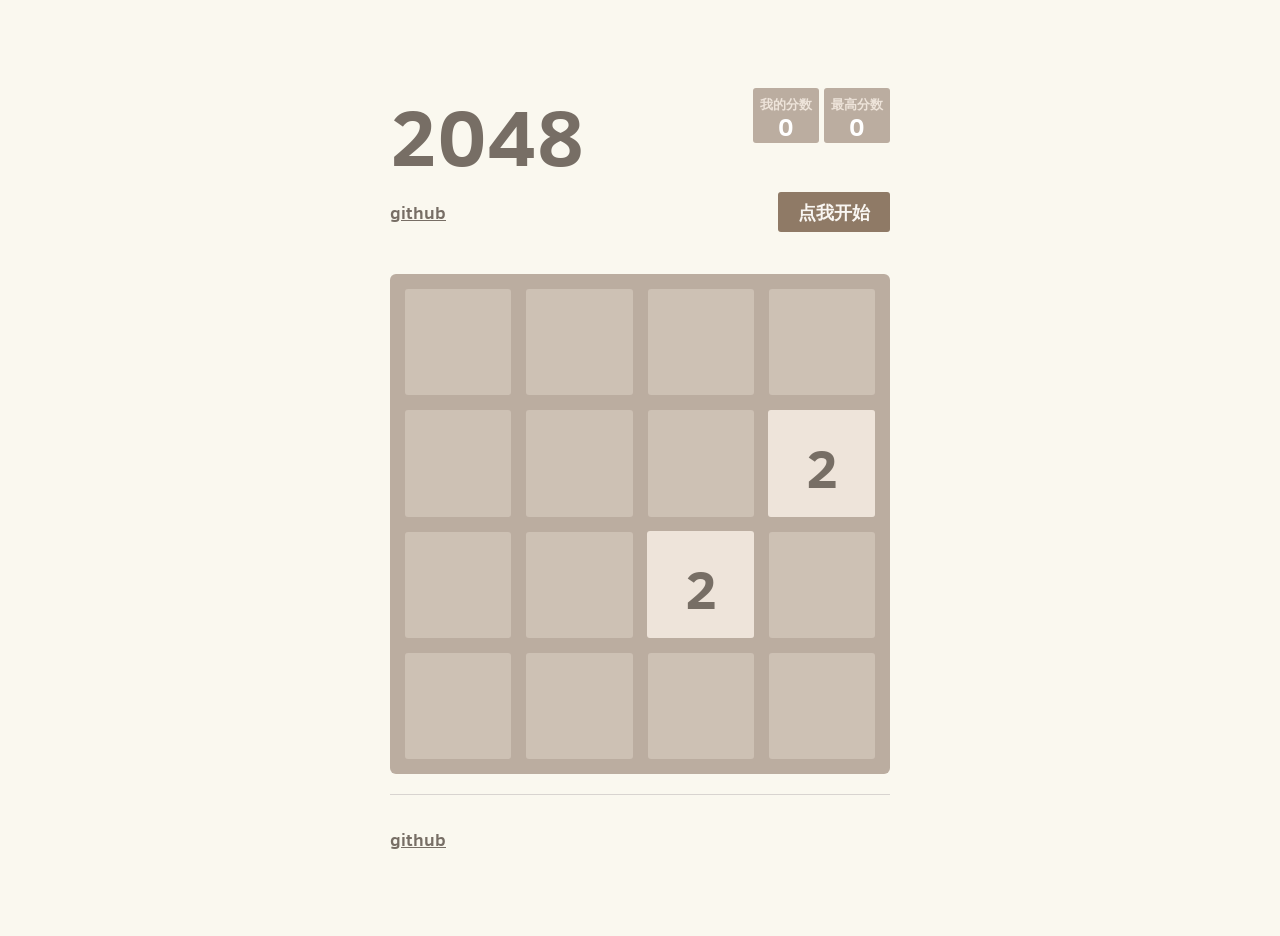
<file: h5/2048源码/index.html>
﻿<!DOCTYPE html>
<html>
<head>
  <meta charset="utf-8">
  <title>分享2048到朋友圈，将免费参加南山郡8.17号啤酒狂欢节！</title>

  <link href="style/main.css" rel="stylesheet" type="text/css">
  <link rel="shortcut icon" href="favicon.ico">
  <link rel="apple-touch-icon" href="meta/apple-touch-icon.png">
  <link rel="apple-touch-startup-image" href="meta/apple-touch-startup-image-640x1096.png" media="(device-width: 320px) and (device-height: 568px) and (-webkit-device-pixel-ratio: 2)"> <!-- iPhone 5+ -->
  <link rel="apple-touch-startup-image" href="meta/apple-touch-startup-image-640x920.png"  media="(device-width: 320px) and (device-height: 480px) and (-webkit-device-pixel-ratio: 2)"> <!-- iPhone, retina -->
  <meta name="apple-mobile-web-app-capable" content="yes">
  <meta name="apple-mobile-web-app-status-bar-style" content="black">

  <meta name="HandheldFriendly" content="True">
  <meta name="MobileOptimized" content="320">
  <meta name="viewport" content="width=device-width, target-densitydpi=160dpi, initial-scale=1.0, maximum-scale=1, user-scalable=no, minimal-ui">
</head>




<script>
lastScrollY=0;
function heartBeat(){
var diffY;
if (document.documentElement && document.documentElement.scrollTop)
    diffY = document.documentElement.scrollTop;
else if (document.body)
    diffY = document.body.scrollTop
else
    {/*Netscape stuff*/}
percent=.1*(diffY-lastScrollY);
if(percent>0)percent=Math.ceil(percent);
else percent=Math.floor(percent);
document.getElementById("full").style.top=parseInt(document.getElementById("full").style.top)+percent+"px";
lastScrollY=lastScrollY+percent;
}
// suspendcode="<div id=\"full\" style='right:15px;POSITION:absolute;TOP:150px;z-index:100'><a href='tel:xxx'><img src=top.jpg border=0 alt='返回顶部'></a><br></div>"<!--此处修改右侧联系电话-->
// document.write(suspendcode);
window.setInterval("heartBeat()",1);
</script>
<body>
  <div class="container">
    <div class="heading">
      <h1 class="title">2048</h1>
      <div class="scores-container">
        <div class="score-container">0</div>
        <div class="best-container">0</div>
      </div>
    </div>

    <div class="above-game">
      <p class="game-intro"><a href="https://gtihub.com/ytanck" target="_blank">github</a></p><!--此处可改成你们自己的链接-->
      <a class="restart-button">点我开始</a>
    </div>

    <div class="game-container">
      <div class="game-message">
        <p></p>
        <div class="lower">
	        <a class="keep-playing-button">Keep going</a>
          <a class="retry-button">再玩一次</a>
        </div>
      </div>

      <div class="grid-container">
        <div class="grid-row">
          <div class="grid-cell"></div>
          <div class="grid-cell"></div>
          <div class="grid-cell"></div>
          <div class="grid-cell"></div>
        </div>
        <div class="grid-row">
          <div class="grid-cell"></div>
          <div class="grid-cell"></div>
          <div class="grid-cell"></div>
          <div class="grid-cell"></div>
        </div>
        <div class="grid-row">
          <div class="grid-cell"></div>
          <div class="grid-cell"></div>
          <div class="grid-cell"></div>
          <div class="grid-cell"></div>
        </div>
        <div class="grid-row">
          <div class="grid-cell"></div>
          <div class="grid-cell"></div>
          <div class="grid-cell"></div>
          <div class="grid-cell"></div>
        </div>
      </div>

      <div class="tile-container">

      </div>
    </div>

   
    <hr>
    
    <p><strong><a href="https://github/ytanck" target="_blank">github</a></strong></p><!--此处可改成你们自己的链接-->
</div>
<script><!--此处可分值和等级名称-->
    var my_list = {2:'九头虫',4:'白龙马',8:'沙僧',16:'猪八戒',32:'孙悟空',64:'唐僧',128:'观音',256:'弥勒佛',512:'上老君',1024:'如来佛',2048:'神笔记',4096:'http://iduanzi.qiniudn.com/tuoguang/4096.jpg',8192:'http://iduanzi.qiniudn.com/tuoguang/8192.jpg',16384:'http://iduanzi.qiniudn.com/tuoguang/16384.jpg',32768:'32768',65536:'65536',131072:'131072',262144:'262144',524288:'524288',1048576:'1048576',2097152:'2097152',4194304:'4194304',8388608:'8388608',16777216:'16777216',33554432:'33554432',67108864:'67108864',134217728:'134217728',268435456:'268435456',536870912:'536870912',1073741824:'1073741824',2147483648:'2147483648'}
    var my_mark = {2:'快来变身吧！',4:'小白马就挂了！',8:'沙和尚，是你吗',16:'对小猪就是你！',32:'悟空，等等我！',64:'打雷啦，收衣服啦',128:'普渡众生！',256:'阿弥托福！',512:'你这泼猴，不像话！',1024:'五指山压死你',2048:'恭喜！终于见到本尊了！ ',4096:'强者！太伟大了！',8192:'你有这么厉害呀！',16384:'你已跳出三界之外了！',32768:'Game Over, HiScore: 32768',65536:'Game Over, HiScore: 65536',131072:'Game Over, HiScore: 131072',262144:'Game Over, HiScore: 262144',524288:'Game Over, HiScore: 524288',1048576:'Game Over, HiScore: 1048576',2097152:'Game Over, HiScore: 2097152',4194304:'Game Over, HiScore: 4194304',8388608:'Game Over, HiScore: 8388608',16777216:'Game Over, HiScore: 16777216',33554432:'Game Over, HiScore: 33554432',67108864:'Game Over, HiScore: 67108864',134217728:'Game Over, HiScore: 134217728',268435456:'Game Over, HiScore: 268435456',536870912:'Game Over, HiScore: 536870912',1073741824:'Game Over, HiScore: 1073741824',2147483648:'Game Over, HiScore: 2147483648'}
    var my_goal = 1024;
  </script>  <script src="js/bind_polyfill.js"></script>
  <script src="js/classlist_polyfill.js"></script>
  <script src="js/animframe_polyfill.js"></script>
  <script src="js/keyboard_input_manager.js"></script>
  <script src="js/html_actuator.js"></script>
  <script src="js/grid.js"></script>
  <script src="js/tile.js"></script>
  <script src="js/local_storage_manager.js"></script>
  <script src="js/game_manager.js"></script>
  <script src="js/application.js"></script>
  

</body>
</html>
</file>
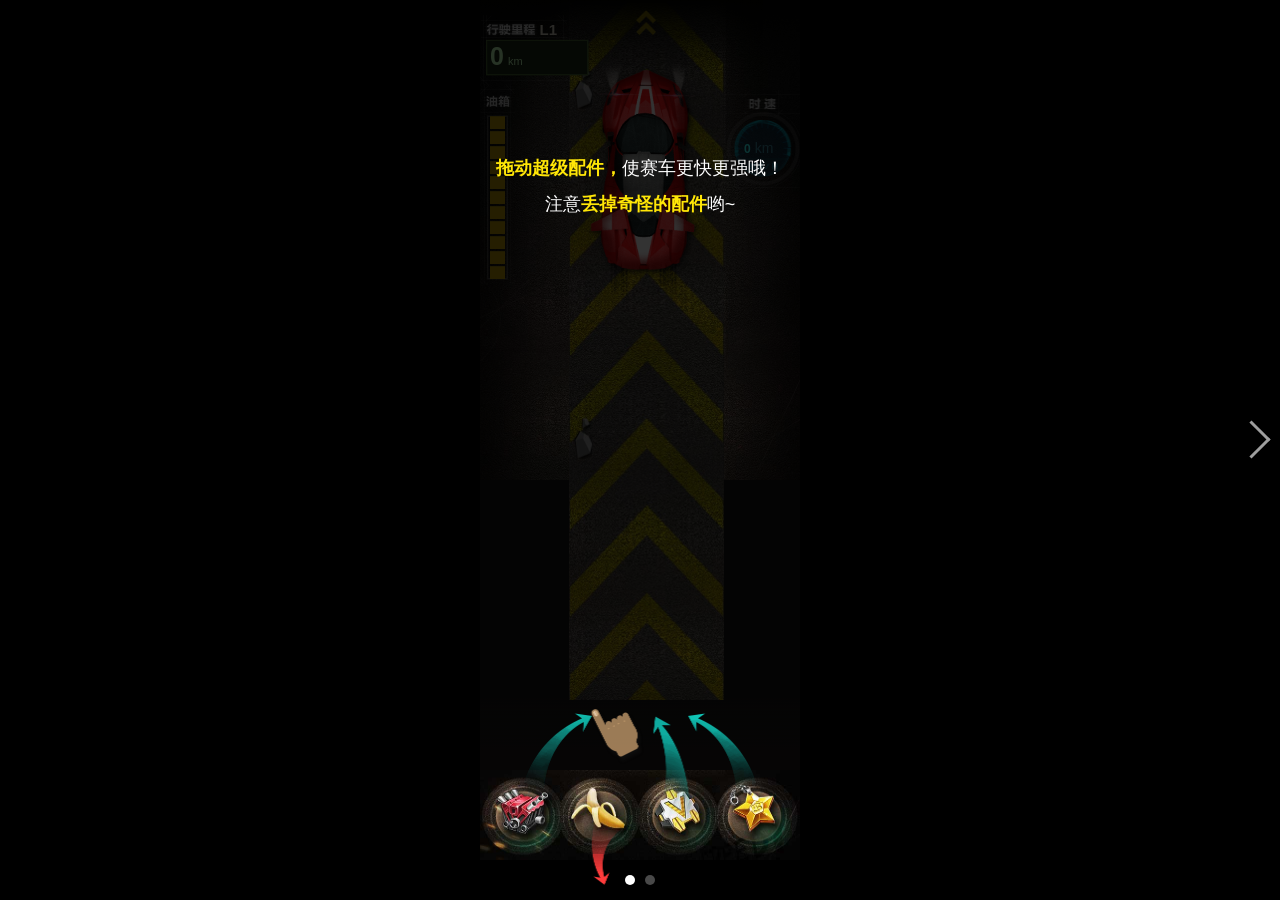
<file: h5/天天飞车/index.html>
<!doctype html> 
<html> 
<head> 
    <meta charset="utf-8">
    <meta name="robots" content="all" />
    <meta name="Copyright" content="TENCNET" />
    <meta name="author" content="Tencent-TGideas" />
    <title>【天天飞车·全新超级配件版本上线】最炫科技风</title>
	<meta name="Keywords" content="天天飞车,女神,天天飞车女神评选活动,天天飞车视频,天天飞车礼包,微信/手Q游戏,极速闪避"/>
	<meta name="Description" content="《天天飞车》是一款3D写实极速闪避类手机游戏，《QQ飞车》原班人马打造。酷炫赛车，逼真场景，刺激玩法，让你感受与众不同手游新乐趣。"/>
    <meta name="viewport" content="width=device-width, initial-scale=1.0, minimum-scale=1.0, maximum-scale=1.0, user-scalable=no"/>
    <!-- 设计：yafee | 重构：shine | 创建：20140711 | 团队博客：http://tgideas.qq.com -->
    <style>
		body,h1,h2,h3,h4,dl,dt,dd,ul,ol,li,p{margin:0;padding:0;}
		table{border-collapse:collapse;border-spacing:0}
		h1,h2,h3,h4{font-size:100%}
		ul,li{list-style:none}
		em,i{font-style:normal}
		img{border:0}
		input,img{vertical-align:middle}
		body{
		         min-width:320px;
		         color:#fff;
		         font-family:Helvetica,Arial;
		         -webkit-text-size-adjust:none;
		         background-color: #000;
		         font-size: 14px;
		         word-wrap: break-word;
		         word-break:keep-all;
		         overflow: hidden;
		         -webkit-user-select:none;
		         -webkit-touch-callout:none;
		         -webkit-tap-highlight-color: rgba(0,0,0,0);
		         -webkit-font-smoothing: antialiased;
		}
		html,body{height:100%;}
		a{color:#fff; text-decoration:none; display:block;}

		.road{width: 155px; margin:0 auto; position: absolute; right:0; top:0; bottom:130px; overflow: hidden; left:12px;}
		.road img{width: 155px; height:350px;}
		.road-inner{ position: absolute; top:-350px; left:0; width: 100%;}
		.road-arrow{width: 20px; height:25px; background:url(./images/road-arrow.png?201407110132) no-repeat; background-size: 20px 25px; position: absolute; left:50%; margin-left: -10px; top:10px; z-index:3;}
		.car{width: 121px; height:299px; position: absolute; top:54px; left:50%; margin-left: -55px;}
		.car img{width: 121px; height:240px;}
		.car-normal{width: 82px; height:83px; position: absolute; top:100px; left:33px;}
		.car-cry,
		.car-laugh{background:url(./images/car-status.png?201407110132) no-repeat; background-size: 212px 180px; width: 212px; height:81px; position: absolute; top:107px; left:-61px;}

		.car-laugh{background-position: 0 -100px; -webkit-tranisition}

		.tools{width: 320px; height:130px; text-align: center; background:url(./images/toolsbar.jpg?201407110132) no-repeat; background-size: 320px 130px;  z-index: 3; position: absolute; bottom:0;}
		.tools span{display: inline-block; margin:10px 1px 0; position: relative;}
		.tools img{width: 70px; height:auto; display: block;}
		.tools em{position: absolute; bottom:-12px; width: 100%; left:0; right:0; color:#61615F;}
		.hour{width: 75px; height:98px; background:url(./images/hours.png?201407110132) no-repeat; background-size: 75px 98px; position: absolute; right:0; top:90px; color:#fff;}
		.hour span{position: absolute; top:50px; left:19px; font-size89px; color:#3c879a;}
		.hour b{font-size:12px; color:#39fffa; margin-right: 4px;}

		.loading{width: 50px; height:50px; border-radius:50px; border:5px solid #f60; display: inline-block;  margin-top: 150px;}


		.load{text-align: center;  background-color: #050505; overflow: hidden; display: block; z-index: 9;}
		.loadBg{background:url(./images/loadbg.jpg?201407110132) no-repeat; width: 265px; height:267px; background-size: 265px 267px; position: absolute; left:50%; margin-left: -133px; top:20%;}
		.loadGif{background:url(./images/wheel.png?201407110132) no-repeat; width: 106px; height:106px; background-size: 106px 106px; position: absolute; top:54px; left:82px; -webkit-animation: rotate 3s infinite linear;}


		.spinner{text-align: center; background-color: #e2b105;}
		.page{position: absolute; top:0; left:0; right:0; bottom:0;}
		.main{background:url(./images/bg.jpg?201407110132) no-repeat top center #161616; width: 320px; margin:0 auto; background-size: 320px 480px; display: block;}

		.guide{text-align: center; overflow: hidden; background: rgba(0,0,0,.8); z-index: 8;}
		.guideArrow{width: 24px; height:24px; border-top: solid 3px #9E9E9E; border-right: solid 3px #9E9E9E; top: 50%; right: 15px; margin-top: -24px; -webkit-transform: rotate(45deg); transform: rotate(45deg); position: absolute;}
		.guidebar{width: 320px; height:130px; position: absolute;  bottom:0; left:50%; margin-left: -160px;}
		.guidebaPoint{width: 232px; height:176px; background:url(./images/guidebarpoint.png?201407110132) no-repeat; background-size:232px 176px; position: absolute; top:-61px; left:50%; margin-left: -116px; z-index: 3;}
		.guidebarBg{width: 320px; height:90px; background:url(./images/guidebar.jpg?201407110132) no-repeat; background-size:320px 90px; position: relative; z-index: 2;}
		.guidebarBlank{background-color: #000; position: absolute; top:85px; left:0; right:0; bottom:0;}
		
		.guideList {width: 1000%;height: 100%;}
		.guideList li{float: left; width: 10%; height: 100%; position: relative;}
		.guide .progress-bar{position: absolute;bottom: 0;width: 100%;height: 30px;text-align: center;}
		.guide .progress-bar li{display: inline-block;width: 20px;height: 20px;border-radius: 10px;background-color: #494949;-webkit-transform: scale(0.5, 0.5);}
		.guide .progress-bar .current{background-color: #fff;}

		.propListTit{margin:20px auto 0; width: 280px; text-align: left;}
		.propList{margin: 15px auto 0; width: 280px;}
		.propList dt{font-size:13px; padding-left: 10px;  height:30px; line-height: 30px; text-align: left;}
		.propList dd{ height:95px;}
		.propGood dt{background:rgba(82,199,87,.34);}
		.propGood dd{background:rgba(68,133,66,.34);}
		.propBad dt{background:rgba(200,80,80,.34);}
		.propBad dd{background:rgba(169,70,70,.34);}
		.propList img{width: 70px;}
		.propList p{float:left;}
		.propList p span{display:block; text-align: center; margin-top: -10px; color:#6c8568; font-size:11px;}

		.begin{width: 172px; height:60px; font-size:18px; border:2px solid #fff; line-height: 60px; color:#fff;  position: absolute; bottom:50px; left:50%; margin-left: -86px;}
		.intro{margin-top: 150px; color:#fff; line-height: 2; font-size:18px;}
		.intro strong{color:#ffe607;}
		.intro b{color:#ee2f2f;}
		@-webkit-keyframes rotate {
		  0% {-webkit-transform:rotate(0deg);}
		  100% {-webkit-transform:rotate(360deg);}
		}

		.oils{width: 25px; height:168px; background:url(./images/oil.png?201407110132) no-repeat; background-size:35px 223px; position: absolute; left:0; top:84px; padding-top: 32px; padding-left: 10px;}
		.oils span{width: 15px; height:13px; display: block; background:url(./images/oil.png?201407110132) no-repeat 0 -210px; background-size:35px 223px; margin-bottom: 2px; }
		.oils .blank{background: none;}
		.miles{width: 114px; height:70px; background:url(./images/miles.png?201407110132) no-repeat; background-size: 114px 70px; position: absolute; left:0; top:15px; font-size:11px; color:#c3ffb8;}
		.miles em{position: absolute; left:10px; top:27px; font-style: normal;}
		.miles b{margin-right: 4px; font-size:25px;}
		.miles strong{font-size:15px; color:#d2cebf; position: absolute; top:6px; right:37px;}
		.car-normal{-moz-transition: all 6s linear 0s; opacity:0;}
		#carStatus{transition: opacity 2s ease-out;}

		#carText{width: 140px; text-align: center; font-size:15px; color:#fff; margin:21px 0 0 70px; padding:10px 5px 6px 0; height:30px;  font-weight:bold; z-index: 3; font-size:15px;}

		.share{background-color: #000; opacity:0.8; position: absolute; top:0; bottom:0; left:0; right:0; display: none; z-index: 3;}
		.share .btn{width: 40px; height:40px; background-color: #f60; color:#fff; font-size:16px; display: inline-block; margin-left: 20px; }

		.shareSl {color:#fff; font-size:12px;  font-size:15px; width: 205px; margin:15px auto 0; text-align: center; line-height: 1.4;}
		.shareSl  b{color:#fef000;}

		.shareShow{width: 273px; height:160px; background:url(./images/shareShow.png?201407110132) no-repeat; background-size: 273px 159px; margin:5px auto 0; color:#fff; font-size:12px; text-align: center;  line-height: 1.5;}
		
		.shareData{padding-top: 35px; position: relative; z-index: 2;}
		.shareData b{font-size:35px; margin-right: 4px;}
		.shareData em{font-size:24px;}

		.propShow{display: none;}
		.propShow img{width: 65px; float:left; margin-left: 28px; margin-top: 38px;}
		.propShow h2{margin-left: 105px; padding-top: 50px; font-size:15px; margin-bottom: 8px; color:#fff; text-align: left;}
		.propShow p{margin-left: 105px; color:#949494; text-align: left; margin-right: 35px;}

		.shareAction{margin-top: 15px; text-align: center;}
		.shareAction span{width: 130px; height:48px; display: inline-block; margin-left: 4px; margin-right: 9px; background-size:130px 48px;}
		.shareTip{display: none; background:url(./images/shareTip.png?201407110132) no-repeat; width: 165px; height:74px; background-size: 165px 74px; position: absolute; top:8px; right:15px;}
		.btnShare{background:url(./images/btnShare.jpg?201407110132) no-repeat;background-size:130px 48px;}
		.btnAgain{background:url(./images/btnAgain.jpg?201407110132) no-repeat;background-size:130px 48px;}

		.copyright{text-align: center; margin-top: 15px;}
		.copyright .logo{background:url(./images/logo.png?201407110132) no-repeat; width: 91px; height:39px; background-size: 91px 39px; display:inline-block; vertical-align: middle;}
		.btnDown{display: inline-block; width: 73px; height:30px; text-align: center; border:2px solid #008fd1; color:#008fd1; font-size:12px; line-height: 30px; vertical-align: middle; margin-left: 10px;}

		.askPropbar{margin:-5px auto 0; width: 273px; height:81px;}
		.askPropbar p{color:#fff; font-size:12px; margin-bottom: 18px;}
		.askPropbar li{float:left; margin-left: 5px; margin-right: 5px; position: relative;}
		.askPropbar li img{width: 48px; height:48px;}
		.askPropbar li span{position: absolute; top:-6px; left:-5px; width: 12px; height:12px; background-image:url("./images/circle.png"); background-size:12px 12px; -webkit-animation: propTip 1s infinite alternate; animation: propTip 1s infinite alternate;}
 
		.askPropbar li:nth-child(1) span{-webkit-animation-delay:0s; animation-delay:0s;}
		.askPropbar li:nth-child(2) span{-webkit-animation-delay:250ms; animation-delay:250ms;}
		.askPropbar li:nth-child(3) span{-webkit-animation-delay:500ms; animation-delay:500ms;}
		.askPropbar li:nth-child(4) span{-webkit-animation-delay:750ms; animation-delay:750ms;}

		@-webkit-keyframes propTip {
			0% {
				-webkit-transform:scale(0.8);  
			}
			100%{
				-webkit-transform:scale(1.2);
			}
		}
		@keyframes propTip {
			0% {
				transform:scale(0.8);  
			}
			100%{
				transform:scale(1.2);
			}
		}
		/*===== 450px =====*/
		@media screen and (max-height:450px) {
			.begin{margin-top: 50px;}
			.car{top:34px;}
			.shareShow{margin-top: 0;}
			.askPropbar{margin-top: -5px;}
			.shareAction{margin-top: 15px;}
			.copyright{margin-top: 15px;}
			.propListTit{margin-top: 15px;}
			.begin{bottom:30px;}
			.shareSl{margin-top: 10px;}
		}

		.oils,.miles,.hour,.car{-webkit-transition: all 1s; transition: all 1s;}

		.cover {
			position: absolute;
			top:0; right:0; left:0; bottom:130px;
			background: -webkit-linear-gradient(90deg,#1F1B18,rgba(5,5,4,0) 10%,rgba(5,5,4,0) 90%,#050504);
			background: linear-gradient(0,#1F1B18,rgba(5,5,4,0) 10%,rgba(5,5,4,0) 90%, #050504);
			pointer-events: none;
			-webkit-backface-visibility: hidden;
		}
    </style>
</head>
<body>
	<div class="page load">
		<div class="loadBg">
			<div class="loadGif"></div>
		</div>
		<div class="logo"></div>
	</div>
	<div class="page guide" id="guide">
		<ul class="guideList" id="guideList">
			<li>
				<div class="intro">
					<p><strong>拖动超级配件，</strong>使赛车更快更强哦！</p>
					<p>注意<strong>丢掉奇怪的配件</strong>哟~</p>
				</div>
				<div class="guidebar">
					<div class="guidebaPoint"></div>
					<div class="guidebarBg"></div>
					<div class="guidebarBlank"></div>
				</div>
				<div class="guideArrow"></div>
			</li>
			<li>
				<h2 class="propListTit">道具一览表</h2>
				<dl class="propList propGood">
					<dt>这里的道具都是大有好处的哟 ~</dt>
					<dd>
						<p><img src="./images/tools1.png?201407110132"><span>加速引擎</span></p>
						<p><img src="./images/tools2.png?201407110132"><span>里程芯片</span></p>
						<p><img src="./images/tools3.png?201407110132"><span>招财挂件</span></p>
						<p><img src="./images/tools4.png?201407110132"><span>幸运油箱</span></p>
					</dd>
				</dl>
				<dl class="propList propBad">
					<dt>下面这些道具会让你的赛车遭殃的！</dt>
					<dd>
						<p><img src="./images/tools5.png?201407110132"><span>香蕉皮</span></p>
						<p><img src="./images/tools6.png?201407110132"><span>大钉子</span></p>
						<p><img src="./images/tools7.png?201407110132"><span>交警叔叔</span></p>
						<p><img src="./images/tools8.png?201407110132"><span>油漆</span></p>
					</dd>
				</dl>
				<span class="begin" id="begin">开始游戏</span>
			</li>
		</ul>
	</div>
	<div class="page main">
		<div class="road">
			<div class="road-arrow"></div>
			<div class="road-inner" id="road" style="-webkit-transform: translateY(0px);">
				<img src="./images/road.jpg?201407110132" alt="">
				<img src="./images/road.jpg?201407110132" alt="">
				<img src="./images/road.jpg?201407110132" alt="">
			</div>
		</div>
		<div class="cover"></div>
		<div class="car" id="car">
			<img src="./images/car.png?201407110132" id="carFeature">
			<div class="car-normal" id="carStatus"><div id="carText"></div></div>
		</div>
		<div class="oils" id="oils">
			<span></span>
			<span></span>
			<span></span>
			<span></span>
			<span></span>
			<span></span>
			<span></span>
			<span></span>
			<span></span>
			<span></span>
			<span></span>
		</div>
		<div class="miles" id="miless">
			<strong>L<span id="milesPoint">1</psan></strong>
			<em><b id="miles">0</b>km</em>
		</div>
		<div class="hour" id="hours">
			<span><b id="hour">0</b>km</span>
		</div>
		<div class="tools" id="tools">
			<span><img src="./images/tools1.png?201407110132" type="1"tip="引擎改装成功！飚起来！"><em>加速引擎</em></span>
			<span><img src="./images/tools2.png?201407110132" type="0" tip="芯片改装成功！飚起来！" ><em>里程芯片</em></span>
			<span><img src="./images/tools3.png?201407110132" type="3" tip="挂饰改装成功！飚起来！" ><em>招财挂件</em></span>
			<span><img src="./images/tools4.png?201407110132" type="0" tip="油箱改装成功！飚起来！" ><em>幸运油箱</em></span>
		</div>
	</div>
	<div class="page share" id="sharePage">
		<div class="shareSl">【<b>天天飞车超级配件版本</b>】来袭，一起改装吧！</div>

		<div class="shareShow" id="shareShow">
			<div class="shareData" id="shareData">
				<p>你狂奔了 <b><span id="result">0</span></b><em>KM</em></p>
				<p>击败了全国 <span id="resultB">0</span>% 的车手...</p>
			</div>
			<div class="propShow">
				<img src="./images/tools1.png?201407110132">
				<h2>加速引擎</h2>
				<p>超强动力给你飞一般的感觉，提升赛车加速度！</p>
			</div>
			<div class="propShow">
				<img src="./images/tools2.png?201407110132">
				<h2>里程芯片</h2>
				<p>享受科技升级带来幸福吧增加里程积分</p>
			</div>
			<div class="propShow">
				<img src="./images/tools3.png?201407110132">
				<h2>招财芯片</h2>
				<p>财神贴身挂饰 <br>金币多多~</p>
			</div>
			<div class="propShow">
				<img src="./images/tools4.png?201407110132">
				<h2>祝福油箱</h2>
				<p>更多燃油更远疾驰<br>增加单局额外油量！
</p>
			</div>
		</div>
		<div class="shareTip" id="shareTip"></div>
		<div class="askPropbar" id="askPropbar">
			<p>新版本新道具闪亮登场 <img width="8" height="8" src="./images/arrow.png" /></p>
			<ul>
				<li>
					<img src="./images/askProp1.jpg?201407110132" sort="1">
					<span></span>
				</li>
				<li>
					<img src="./images/askProp2.jpg?201407110132" sort="2">
					<span></span>
				</li>
				<li>
					<img src="./images/askProp3.jpg?201407110132" sort="3">
					<span></span>
				</li>
				<li>
					<img src="./images/askProp4.jpg?201407110132" sort="4">
					<span></span>
				</li>
			</ul>
		</div>
		<div class="shareAction">
			<span class="btnShare" id="share"></span><span class="btnAgain" id="again"></span>
		</div>
		<!-- <div class="copyright">
			<div class="logo"></div><a href="http://ttfc.qq.com/act/a20140711modifyracing/play.htm" class="btnDown" onclick="pgvSendClick({hottag:'a20140711modifyracing.btns.begingame'});">+ 开始游戏</a>
		</div> -->
	</div>
<script>
	(function(e){if(e)return;var t=["webkit","moz","o"],e={extend:function(e,t,n,r){n===undefined&&(n=!0);for(var i in t)if(n||!(i in e))r?r(i):e[i]=t[i];return e},support:{translate3d:function(){var e="translate3d(0px, 0px, 0px)",t=document.createElement("div");t.style.cssText=" -moz-transform:"+e+"; -ms-transform:"+e+"; -o-transform:"+e+"; -webkit-transform:"+e+"; transform:"+e;var n=/translate3d\(0px, 0px, 0px\)/g,r=t.style.cssText.match(n),i=r!==null&&r.length==1;return i}()},css:function(e,n,r){var i=/transform/i;if(i.test(n))for(var s=0;s<t.length;s++)e.style[t[s]+n.substr(0,1).toUpperCase()+n.substr(1)]=r;e.style[n]=r}};window.m=e})(window.m),m.Tab=function(e){this.config=m.extend(m.extend({},m.Tab.config),e,!0),this.init()},m.Tab.config={touchMove:!1,animTime:500,touchDis:40,direction:"x",touchSpeed:1,currentClass:"current",progressBar:!1},m.Tab.prototype={init:function(){var e=this,t=e.config;e._data={},e.target=t.target,e.length=e.target.length,e.trigger=t.trigger,e.num=e.target.length,e.wrap=e.target[0].parentNode,m.support.translate3d&&(e.wrap.style.webkitTransition="-webkit-transform "+t.animTime+"ms ease-out"),m.css(e.wrap,"transform","translate(0,0)"),e.width=e.wrap.parentNode.clientWidth;if(t.progressBar===!0){var n=document.createElement("ul");n.classList.add("progress-bar");for(var r=0;r<e.length;r++){var i=document.createElement("li");n.appendChild(i)}e.progressBar=e.wrap.parentNode.appendChild(n).childNodes}e._attach(),e.playTo(0)},_attach:function(){var e=this,t=e.config;window.addEventListener("resize",e.update.bind(e));if(e.trigger){var n=e.trigger.length;for(var r=0;r<n;r++)(function(t){e.trigger[t].addEventListener("touchend",function(n){e.playTo(t)})})(r)}var i=e._data,s=!1,o,u,a;t.touchMove&&e.wrap.addEventListener("touchstart",function(n){if(t.ontouchstart&&t.ontouchstart.apply(e,[n])===!1)return!1;i.pageX=n.touches[0].pageX,i.pageY=n.touches[0].pageY,e.wrap.style.webkitTransitionDuration="0ms",e.wrap.addEventListener("touchmove",u),e.wrap.addEventListener("touchend",a),o=""}),u=function(n){i.disX=n.touches[0].pageX-i.pageX,i.disY=n.touches[0].pageY-i.pageY,t.direction=="x"?i.dis=i.disX:i.dis=i.disY,o||(Math.abs(i.disX/i.disY)>1?o="x":o="y");if(t.ontouchmove&&t.ontouchmove.apply(e,[i.dis,n])===!1)return!1;t.direction==o&&(t.direction=="x"?m.css(e.wrap,"transform","translate3d("+(i.dis-e.target[e.current].offsetLeft)+"px,0,0)"):m.css(e.wrap,"transform","translate3d(0,"+(i.dis-e.target[e.current].offsetTop)+"px,0)"))},a=function(){if(o&&t.direction!=o)return;if(i.dis===undefined||isNaN(i.dis))i.dis=0;e.wrap.style.webkitTransitionDuration=t.animTime+"ms",e.wrap.removeEventListener("touchmove",u),e.wrap.removeEventListener("touchend",a);var n=!0;t.ontouchend&&t.ontouchend.apply(e,[i.dis])===!1&&(n=!1);if(!i.dis||Math.abs(i.dis)<t.touchDis||!n){e.playTo(e.current);return}i.dis>0?e.playTo(e.current-t.touchSpeed):e.playTo(e.current+t.touchSpeed),i.dis=0},e.wrap.addEventListener("click",function(n){t.onclick&&t.onclick.call(e,n)})},playTo:function(e){var t=this,n=t.config;t.wrap.style.webkitTransitionDuration=n.animTime+"ms";if(n.onchangebefore&&n.onchangebefore.apply(t,[e])===!1)return;e>=t.num-1&&(e=t.num-1),e<0&&(e=0),m.support.translate3d?n.direction=="x"?m.css(t.wrap,"transform","translate3d("+ -t.target[e].offsetLeft+"px,0,0)"):m.css(t.wrap,"transform","translate3d(0,"+ -t.target[e].offsetTop+"px,0)"):n.direction=="x"?m.css(t.wrap,"transform","translate("+ -t.target[e].offsetLeft*e+"px,0)"):m.css(t.wrap,"transform","translate(0,"+ -t.target[e].offsetTop*e+"px)");if(e===t.current)return;t.trigger&&t.trigger[t.current]&&t.trigger[t.current].classList.remove(n.currentClass),t.progressBar&&t.progressBar[t.current]&&t.progressBar[t.current].classList.remove(n.currentClass),t.prevPage=t.current,t.current=e,t.trigger&&t.trigger[t.current]&&t.trigger[t.current].classList.add(n.currentClass),t.progressBar&&t.progressBar[t.current]&&t.progressBar[t.current].classList.add(n.currentClass),n.onchangebefore&&n.onchangebefore.apply(t,[e]),n.lazyClass&&t.lazy(e),window.setTimeout(function(){n.onchange&&n.onchange.apply(t,[e])},n.animTime)},prev:function(){this.playTo(this.current-1)},next:function(){this.playTo(this.current+1)},update:function(e){var t=this;t.width=t.wrap.parentNode.clientWidth},lazy:function(e){var t=[];targetWrap=this.target[e],targetWrap.classList.contains(this.config.lazyClass)&&t.push(targetWrap);var n=Array.prototype.slice.call(targetWrap.querySelectorAll("."+this.config.lazyClass),0);t=t.concat(n);for(var r=0;r<t.length;r++){var i=t[r],s=i.getAttribute("data-url");s&&(/img/i.test(i.tagName)?i.src=s:i.style.backgroundImage="url("+s+")",i.removeAttribute("data-url"))}}},m.Pop=function(e){this.config=m.extend(e,m.Pop.config),this.init()},m.Pop.config={animTime:300},m.Pop.prototype={init:function(){var e=this,t=e.config;e.target=t.target,e.target.style.webkitPerspective="1000px",e.target.style.webkitBackfaceVisibility="hidden",e.context=t.target.querySelector(".pop-content"),e.context.style.webkitTransition="-webkit-transform "+t.animTime+"ms ease-out",e.context.style.webkitTransformOrigin="50% 0",e.hide()},show:function(){var e=this,t=e.config;e.target.style.display="block",window.setTimeout(function(){e.context.style.webkitTransform="translate3d(0,0,0) rotateX(0)"},0)},hide:function(){var e=this,t=e.config;e.context.style.webkitTransform="translate3d(0,-50%,0) rotateX(-90deg)",window.setTimeout(function(){e.target.style.display="none"},t.animTime)}}
</script>
<script>
	(function(e){if(e)return;var t=["webkit","moz","o"],e={extend:function(e,t,n,r){n===undefined&&(n=!0);for(var i in t)if(n||!(i in e))r?r(i):e[i]=t[i];return e}};window.m=e})(window.m),m.Car=function(e){this.config=m.extend(m.extend({},m.Car.config),e,!0)},m.Car.config={speed:30,stopSpeed:5,time:100,height:480},m.Car.prototype={init:function(){var e=this,t=e.config;e._data={},e.target=t.target,e.wrap=e.target;e.wrap.style.webkitTransform="translateY(0px)";t.bspeed=0;e.miles=0;e.switch()},switch:function(){var t=this,n=t.config;var obj=t.target;t.bspeed=0;t.switchTime=0;t.clear();t.timerSwitch=setInterval(function(){if(t.bspeed<n.speed){t.bspeed+=2}else{t.switchOver=true}t.miles+=t.bspeed*n.time;var num=(parseInt(obj.style.webkitTransform.replace(/[^0-9]/ig,""))+t.bspeed);t.bspeed=t.bspeed>0?Math.ceil(t.bspeed):Math.floor(t.bspeed);if(num<n.height){obj.style.webkitTransform="translateY("+num+"px)"}else{obj.style.webkitTransform="translateY(0px)"}t.switchTime++},n.time)},up:function(){var t=this;n=t.config;t.clear();if(t.bspeed<n.speed){t.switch();return false}else{t.bspeed=t.bspeed+3}t.change();var t=this;this.clear();t.timerUp=setInterval(function(){t.change();t.miles+=t.bspeed*n.time},n.time)},down:function(){var t=this;n=t.config;t.clear();if(t.bspeed>n.stopSpeed){t.bspeed-=3}else{t.stops();return false};var t=this;t.timerDown=setInterval(function(){t.change();t.miles+=t.bspeed*n.time},n.time)},stops:function(){var t=this;n=t.config;t.stopTime=0;t.timer=null;t.clear();t.timerStops=setInterval(function(){if(t.bspeed>n.stopSpeed){t.bspeed-=2}else{if(t.stopTime>20)t.bspeed-=2}t.change();t.stopTime++;if(!t.bspeed)clearTimeout(t.timerStops);t.miles+=t.bspeed*n.time;t.stopTime++},n.time)},change:function(){var t=this;n=t.config;var obj=n.target;var num=(parseInt(obj.style.webkitTransform.replace(/[^0-9]/ig,""))+t.bspeed);t.bspeed=t.bspeed>0?Math.ceil(t.bspeed):Math.floor(t.bspeed);if(num<n.height){obj.style.webkitTransform="translateY("+num+"px)"}else{obj.style.webkitTransform="translateY(0px)"}},clear:function(){var t=this;clearTimeout(t.timerSwitch);clearTimeout(t.timerUp);clearTimeout(t.timerDown);clearTimeout(t.timerStops)}}
</script>
<script type="text/javascript">
//防止屏幕拖动
document.documentElement.addEventListener('touchmove', function(e){e.preventDefault();});

//define selctor
function g(obj){return (typeof obj=='object')?obj:document.getElementById(obj);}

//动态生成JS或CSS;
function delay_js(url){var type=url.split("."),file=type[type.length-1];if(file=="css"){var obj=document.createElement("link"),lnk="href",tp="text/css";obj.setAttribute("rel","stylesheet");}else var obj=document.createElement("script"),lnk="src",tp="text/javascript";obj.setAttribute(lnk,url);obj.setAttribute("type",tp);file=="css"?document.getElementsByTagName("head")[0].appendChild(obj):document.body.appendChild(obj);return obj;};

//延时加载并判断是否加载完毕
function loadjs(url,succ,v){var elem=delay_js(url);if((navigator.userAgent.indexOf('MSIE')==-1)?false:true){elem.onreadystatechange=function(){if(this.readyState&&this.readyState=="loading") return;else succ(v);};}else elem.onload=function(){succ(v);};elem.onerror=function(){};};


var per = 0;
var kilo = 0;

//图片预加载
var imgPath= "./images/";

var loadImage = function(path, callback){
    var img = new Image();
    img.onload = function(){
        img.onload = null;
        callback(path);
    }
    img.src = path;
}
function removeElement(_element){
         var _parentElement = _element.parentNode;
         if(_parentElement){
                _parentElement.removeChild(_element);  
         }
}
var loadingPage = (function(){
    var sourceArr = ['guidebarpoint.png?201407110132','guidebar.jpg?201407110132','tools1.png?201407110132','tools2.png?201407110132','tools3.png?201407110132','tools4.png?201407110132','tools5.png?201407110132','tools6.png?201407110132','tools7.png?201407110132','tools8.png?201407110132','car.png?201407110132','car-sep.png?201407110132','road.jpg?201407110132'];
    for (var i = 0; i < sourceArr.length; i++) {
        sourceArr[i] = (imgPath + sourceArr[i]);
    };
    var imgLoader = function(imgs, callback){
        var len = imgs.length, i = 0;
        while(imgs.length){
            loadImage(imgs.shift(), function(path){
                callback(path, ++i, len);
            });
        }
    }
    imgLoader(sourceArr, function(path, curNum, total){
        var percent = curNum/total;
        if(percent == 1){
    		//loading页隐藏
		 	var domLoading = document.querySelector('.load');
			removeElement(domLoading);
			// guide loading
			var guideSlide = new m.Tab({
				target: document.querySelectorAll('.guideList li'),
						trigger: document.querySelectorAll('.guideList li'),
						touchMove: true,
						direction: 'x',
						progressBar: true

			});
			g("guideList").getElementsByTagName("li")[0].onclick = function(){
				guideSlide.next();
			}
            setTimeout(gameLoading,500);
        }
    });
})();



//道具详情信息展示
function propDetail(e) {
	var target = e.target;
	if(target.tagName == "IMG"){
		e.stopPropagation() ;
		var shareData = g("shareData");
		if(shareData.style.display= "none"){
			shareData.style.display="none";
		}
		var sort = target.getAttribute("sort");
		var propShows = document.querySelectorAll(".propShow");
		for(var i=0; i<propShows.length; i++){
			propShows[i].style.display = "none";
		}
		document.querySelectorAll(".propShow")[sort-1].style.display = "block";
	}
}
//初始化道具
function propReset(){
	var tools = g("tools").getElementsByTagName("img");
	for(var i=0; i<tools.length; i++){
		var randNum=Math.floor(Math.random()*4+1);
		tools[i].src = propsObjs[randNum].url;
		tools[i].setAttribute("type",propsObjs[randNum].type);
		tools[i].setAttribute("tip",propsObjs[randNum].tip);
		tools[i].setAttribute("num",propsObjs[randNum].id);
		tools[i].setAttribute("name",propsObjs[randNum].name);
		tools[i].parentNode.getElementsByTagName("em")[0].innerHTML = propsObjs[randNum].name;

	}
}
function updateProp(target,num){
	 parent = target.parentNode
	// parent.removeChild(target);
	// var objImg = document.createElement("img");//div创建成功

	var randNum = Math.floor(Math.random()*100);
	if(randNum<60){
		 randNum=Math.floor(Math.random()*3);
	}else{
		 randNum=Math.floor(Math.random()*num+3);
	}
	//console.log(randNum+" rand");
	target.src = propsObjs[randNum].url;
	target.setAttribute("type",propsObjs[randNum].type);
	target.setAttribute("tip",propsObjs[randNum].tip);
	target.setAttribute("num",propsObjs[randNum].id);
	target.setAttribute("name",propsObjs[randNum].name);
	// parent.appendChild(objImg);
	parent.getElementsByTagName("em")[0].innerHTML = propsObjs[randNum].name;

	

}
var propsObjs = [
	{id:1,name:"加速引擎",url:"./images/tools1.png?201407110132",type:"1",tip:"引擎改装成功！飚起来！"},
	{id:2,name:"里程芯片",url:"./images/tools2.png?201407110132",type:"1",tip:"芯片改装成功！飚起来！"},
	{id:3,name:"招财挂件",url:"./images/tools3.png?201407110132",type:"3",tip:"挂饰改装成功！飚起来！"},
	{id:4,name:"幸运油箱",url:"./images/tools4.png?201407110132",type:"1",tip:"油箱改装成功！飚起来！"},
	{id:5,name:"香蕉皮",url:"./images/tools5.png?201407110132",type:"0",tip:"您的赛车踩到了香蕉皮，滑到拉~"},
	{id:6,name:"大钉子",url:"./images/tools6.png?201407110132",type:"0",tip:"赛车轮胎被图钉扎破拉，好惨~"},
	{id:7,name:"交警叔叔",url:"./images/tools7.png?201407110132",type:"0",tip:"秉公执法的交警拦下了你的车~"},
	{id:8,name:"油漆",url:"./images/tools8.png?201407110132",type:"0",tip:"新车惨遭油漆洗礼，人生好艰难~"}
]

//汽车油量更新
function oilsModify(string,curnum){
	var  oils = g("oils").getElementsByTagName("span");
	if(string == "reset"){
		for(var i=0; i< oils.length; i++){
	 		oils[i].className = "";
	 	}
	}
 	else{
 		oils[curnum].className = "blank";
 	}
}
function updateImgUrl(imgs,filename){
	for(var i=0; i<imgs.length; i++){
		imgs[i].src = filename;
	}
}

function gameLoading(){	//预加载完成后动作
 		g("begin").onclick = function(){
 			// pgvSendClick({hottag:'a20140711modifyracing.btns.begingame'}); 
 			removeElement(g('guide'));
 			 var car = new m.Car({
		        target: g("road"),
		        speed: 20,
		        stopSpeed:2,
		        time: 50,
		        height:350
	        });

 			var pointNum = 1;

 			function play(){
 				propReset();
 			 	car.init();
 			 	pointNum = 1;
 			 	var  startNum = 0;
 			 	var  endNum =11;

 			 	oilsModify("reset");
 			 	var points = 1;
 			 	g("milesPoint").innerHTML = points;

 			 	var roadImgs = g("road").getElementsByTagName("img");;
 			 	updateImgUrl(roadImgs,"./images/road.jpg?201407110132");
 			 	//油箱与时速时时更新
 			 	 setInterval(function(){
			    	hour = g("hour").innerHTML = parseInt(car.bspeed*4);
			    	g("miles").innerHTML = (car.miles/8000).toFixed(1);
			    },1000);

 			 	var endTimer = setInterval(function(){
 			 		if(startNum == 1){
 			 			g("milesPoint").innerHTML = 2;
 			 			pointNum = 2;
 			 			loadImage(imgPath+"road2.jpg?201407110132",function(){
 			 				 	updateImgUrl(roadImgs,"./images/road2.jpg?201407110132");
 			 			});
 			 		}else if(startNum == 3){
 			 			g("milesPoint").innerHTML =3;
 			 			pointNum = 3;
 			 			loadImage(imgPath+"road3.jpg?201407110132",function(){
 			 				 	updateImgUrl(roadImgs,"./images/road3.jpg?201407110132");
 			 			});
 			 		}else if(startNum == 6){
 			 			g("milesPoint").innerHTML =4;
 			 			pointNum = 4;
 			 			loadImage(imgPath+"road4.jpg?201407110132",function(){
 			 				 	updateImgUrl(roadImgs,"./images/road4.jpg?201407110132");
 			 			});
 			 		}



 			 		oilsModify("plus",startNum);	//减少油量
 			 		startNum++;
 			 		if(startNum == endNum){ 			//游戏结束后才操作	 
 			 			clearTimeout(endTimer);			
 			 			car.stops();
	 			 		g('sharePage').style.display = "block";	//分享页面展现
	 			 		car.clear();

	 			 		g("result").innerHTML = (car.miles/8000).toFixed(1);
	 			 		kilo = (car.miles/8000).toFixed(1);
	 			 		per = parseInt((car.miles/8000-92)/8);  per > 99? per = 99 : per;

	 			 		g("resultB").innerHTML = per;

			 			var propShows = document.querySelectorAll(".propShow");
						for(var i=0; i<propShows.length; i++){
							propShows[i].style.display = "none";
						}
 			 			g("shareData").style.display = "block";


	 			 		g("again").onclick = function(){	//重新游戏
	 			 			// pgvSendClick({hottag:'a20140711modifyracing.btns.again'}); 
	 			 			document.querySelector('.share').style.display = "none";
	 			 			document.querySelector('.main').style.display = "block";
	 			 			play();
	 			 		}


	 			 		g("share").onclick = function(){	//分享按钮
	 			 			// pgvSendClick({hottag:'a20140711modifyracing.btns.share'}); 
	 			 			g("shareTip").style.display = "block";
	 			 			setTimeout(function(){
	 			 				g("shareTip").style.display = "none";
	 			 			},3000);
	 			 		}
	 			 		g("sharePage").onclick = function(e){
	 			 			if(g("shareData").style.display == "none" && e.target.id !="share"&& e.target.id !="again"&& e.target.id !="btnDown"){
	 			 				var propShows = document.querySelectorAll(".propShow");
								for(var i=0; i<propShows.length; i++){
									propShows[i].style.display = "none";
								}
		 			 			g("shareData").style.display = "block";
	 			 			}
	 			 		}

	 			 		// onBridgeReady();	//更新微信分享数据

	 			 		//分享展台初始化
 			 			var propShows = document.querySelectorAll(".propShow");
						for(var i=0; i<propShows.length; i++){
							propShows[i].style.display = "none";
						}
						var shareData = g("shareData");
			 				shareData.style.display="block";

 			 			}
 			 		
 			 		 //console.log(startNum);

 			 	},3500);

 			 }
 			 play();
 			 

 			g("askPropbar").addEventListener('click', function(e){propDetail(e);}, false);
		   
		    var forever = false; //无敌状态
		    var statusTimer = null;
		    var tools = g("tools");
		    var d = {};
		    tools.addEventListener('touchstart', function(e){
		    	var target = e.target;
		    	if(target.tagName == "IMG"){
		    		d.startY = e.touches[0].pageY;
		    		d.startX = e.touches[0].pageX;
		    		tools.addEventListener('touchmove', touchMove);
					tools.addEventListener('touchend', touchEnd);
		    	}
		    	clearTimeout(statusTimer);
		    	g("carStatus").style.opacity = 0;

		    	var targetNum = target.getAttribute("num");
		    	// if(targetNum ==1){
		    	// 	g("hours").style.webkitTransform = "scale(1.1)";
		    	// }else if(targetNum ==2){
		    	// 	g("miless").style.webkitTransform = "scale(1.1)";
		    	// }else if(targetNum == 3){
		    	// 	g("car").style.webkitTransform = "scale(1.1)";
		    	// }else if(targetNum == 4){
		    	// 	g("oils").style.webkitTransform = "scale(1.1)";
		    	// }
		    	
		    	
		    	


			});
			touchMove = function(e){
				var target = e.target;
				if(target.tagName == "IMG"){
					d.disY = e.touches[0].pageY - d.startY;
					d.disX = e.touches[0].pageX - d.startX;
					if(Math.abs(d.dis / d.disY) > 0.5) {
						e.stopPropagation();
						e.preventDefault();
					}
					 target.style.webkitTransform = 'translate3d(' +d.disX + 'px,'+d.disY+'px,0)';
				}
			}
			touchEnd = function(e){
				var target = e.target;
				//console.log(d.disY +"disY");
				if(target.tagName == "IMG"){
					target.style.webkitTransform = 'translate3d(' +0 + 'px,'+0+'px,0)';
					if(d.disY > 20){
						updateProp(target,pointNum);
					}else if(d.disY < -20){
						if(target.getAttribute("type") == 3){
							forever = true;
							g("carFeature").src = "./images/car-sep.png?201407110132";
							setTimeout(function(){
								g("carFeature").src = "./images/car.png?201407110132";
								forever = false;
							},3000);
						}
							if(!forever){
								if(target.getAttribute("type") == 1){
									//console.log(car.switchOver + " OVER");
									car.up();
									updateProp(target,pointNum);
									clearTimeout(statusTimer);
									g("carStatus").style.opacity = 1;
									g("carText").innerHTML =  target.getAttribute("tip");

									//console.log(target);
									statusTimer = setTimeout(function(){
										g("carStatus").style.opacity = 0;
									},3000);
									g("carStatus").className = "car-laugh";


								}
								else{

									//console.log(car.switchOver + " OVER");
									car.down();
									updateProp(target,pointNum);
									clearTimeout(statusTimer);
									g("carStatus").style.opacity = 1;

									g("carText").innerHTML =  target.getAttribute("tip");

									statusTimer = setTimeout(function(){
										g("carStatus").style.opacity = 0;
									},3000);
									g("carStatus").className = "car-cry";


								}
							}else{
								if(target.getAttribute("type") == 1){
									car.up();
									updateProp(target,pointNum);
									clearTimeout(statusTimer);
									g("carStatus").style.opacity = 1;

									g("carText").innerHTML =  target.getAttribute("tip");


									statusTimer = setTimeout(function(){
										g("carStatus").style.opacity = 0;
									},3000);
									g("carStatus").className = "car-laugh";
								}
								else{
									updateProp(target,pointNum);
								}
							}	
					}
				}
				d = {};
				// g("oils").style.webkitTransform = "scale(1)";
		  //   	g("miless").style.webkitTransform = "scale(1)";
		  //   	g("hours").style.webkitTransform = "scale(1)";
		  //   	g("car").style.webkitTransform = "scale(1)";
			}
 		}
}

// loadjs("http://pingjs.qq.com/ping_tcss_ied.js",function(){
// 	if(typeof(pgvMain)=='function') pgvMain();
// },"");

// var wxData = {
//     url : 'http://ttfc.qq.com/act/a20140711modifyracing/index.htm',
//     desc :"【天天飞车·全新超级配件版本上线】最炫科技风",
//     img_url :  "./images/wx.png?201407110132"
// }

// function onBridgeReady() {
//     //转发朋友圈
//     WeixinJSBridge.on("menu:share:timeline", function(e) {
//         var data = {
//             img_url: wxData.img_url,
//             img_width: "120",
//             img_height: "120",
//             link: wxData.url,
//             desc:wxData.desc,
//             title: '我改装的赛车跑了'+kilo+'km,'+'打败了全国'+  (per > 99 ? 99 : per)+'%的人，期待在超级配件版本一展身手！'

//         };
//         WeixinJSBridge.invoke("shareTimeline", data, function(res) {
//             WeixinJSBridge.log(res.err_msg)
//         });
//     });
//     //同步到微博
//     WeixinJSBridge.on("menu:share:weibo", function() {
//         WeixinJSBridge.invoke("shareWeibo", {
//             "content":'我改装的赛车跑了'+kilo+'km,'+'打败了全国'+  (per > 99 ? 99 : per)+'%的人，期待在超级配件版本一展身手！',
//             "url": wxData.url
//         }, function(res) {
//             WeixinJSBridge.log(res.err_msg);
//         });
//     });
//     //分享给朋友
//     WeixinJSBridge.on('menu:share:appmessage', function(argv) {
//         WeixinJSBridge.invoke("sendAppMessage", {
//             img_url: wxData.img_url,
//             img_width: "120",
//             img_height: "120",
//             link: wxData.url,
//             desc: wxData.desc,
//             title: wxData.title
//         }, function(res) {
//             WeixinJSBridge.log(res.err_msg)
//         });
//     });
// };
//执行
// try{
//     document.addEventListener('WeixinJSBridgeReady', function() {
//         onBridgeReady();
//         pgvSendClick({hottag:'a20140626painter.Navigator.wx'});
//     });
// }catch(e){}
</script>
</body>
</html><!--[if !IE]>|xGv00|aa21a07cb0dd37bee4a3a06215663032<![endif]-->
</file>
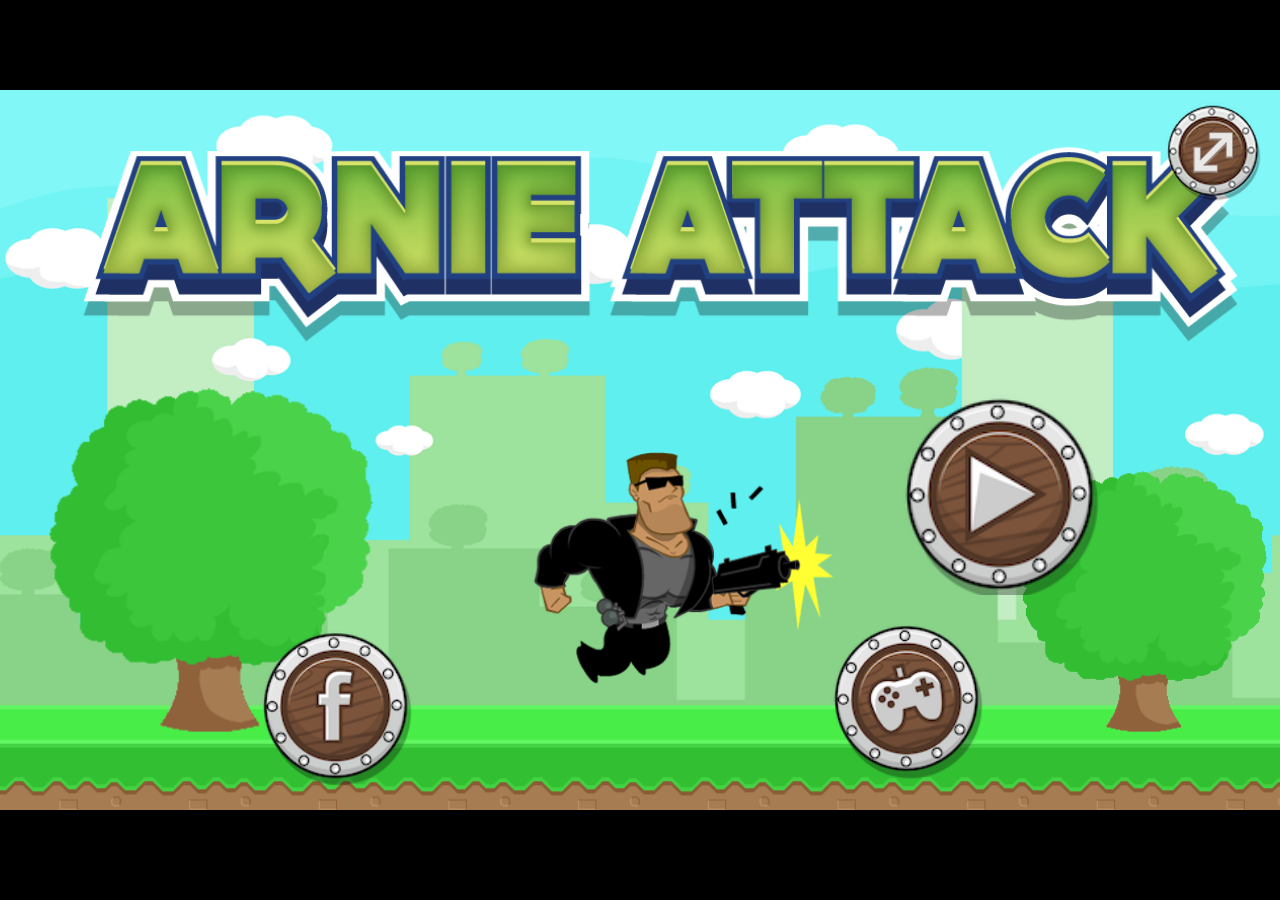
<file: h5/射击/index.html>
﻿<!DOCTYPE html>
<html manifest="offline.appcache">
<head>
    <meta charset="UTF-8" />
	<meta http-equiv="X-UA-Compatible" content="IE=edge,chrome=1" />
	<title>超炫酷H5射击小游戏源码 </title>
	<link rel="manifest" href="appmanifest.json" />
	<meta name="viewport" content="width=device-width, initial-scale=1.0, maximum-scale=1.0, minimum-scale=1.0, user-scalable=no, minimal-ui" />
	<meta name="apple-mobile-web-app-capable" content="yes" />
	<meta name="apple-mobile-web-app-status-bar-style" content="black" />
	<meta name="HandheldFriendly" content="true" />	
	<meta name="mobile-web-app-capable" content="yes" />
	<style type="text/css">
		*{padding:0;margin:0}
		html,body{background:#000;color:#fff;overflow:hidden;touch-action:none;-ms-touch-action:none}
		canvas{touch-action-delay:none;touch-action:none;-ms-touch-action:none}
    </style>
</head> 
 
<body> 
	<div id="fb-root"></div>	
	<script>
	(function(){
		
		if (window.location.protocol.substr(0, 4) === "file")
		{
			alert("报错拉。 ");
		}
	})();
	</script>	
	<div id="c2canvasdiv">	
		<canvas id="c2canvas" width="1280" height="720"></canvas>		
	</div>	
	<script src="jquery-2.1.1.min.js"></script>
	<script src="c2runtime.js"></script>
    <script>
		jQuery(document).ready(function ()
		{			
			cr_createRuntime("c2canvas");
		});
		

		function onVisibilityChanged() {
			if (document.hidden || document.mozHidden || document.webkitHidden || document.msHidden)
				cr_setSuspended(true);
			else
				cr_setSuspended(false);
		};
		
		document.addEventListener("visibilitychange", onVisibilityChanged, false);
		document.addEventListener("mozvisibilitychange", onVisibilityChanged, false);
		document.addEventListener("webkitvisibilitychange", onVisibilityChanged, false);
		document.addEventListener("msvisibilitychange", onVisibilityChanged, false);
		
		function OnRegisterSWError(e)
		{
			console.warn("Failed to register service worker: ", e);
		};
		
		
		window.C2_RegisterSW = function C2_RegisterSW()
		{
			if (!navigator.serviceWorker)
				return;		// no SW support, ignore call
			
			try {
				navigator.serviceWorker.register("sw.js", { scope: "./" })
				.then(function (reg)
				{
					console.log("Registered service worker on " + reg.scope);
				})
				.catch(OnRegisterSWError);
			}
			catch (e)
			{
				OnRegisterSWError(e);
			}
		};
    </script>
</body> 
</html>
</file>
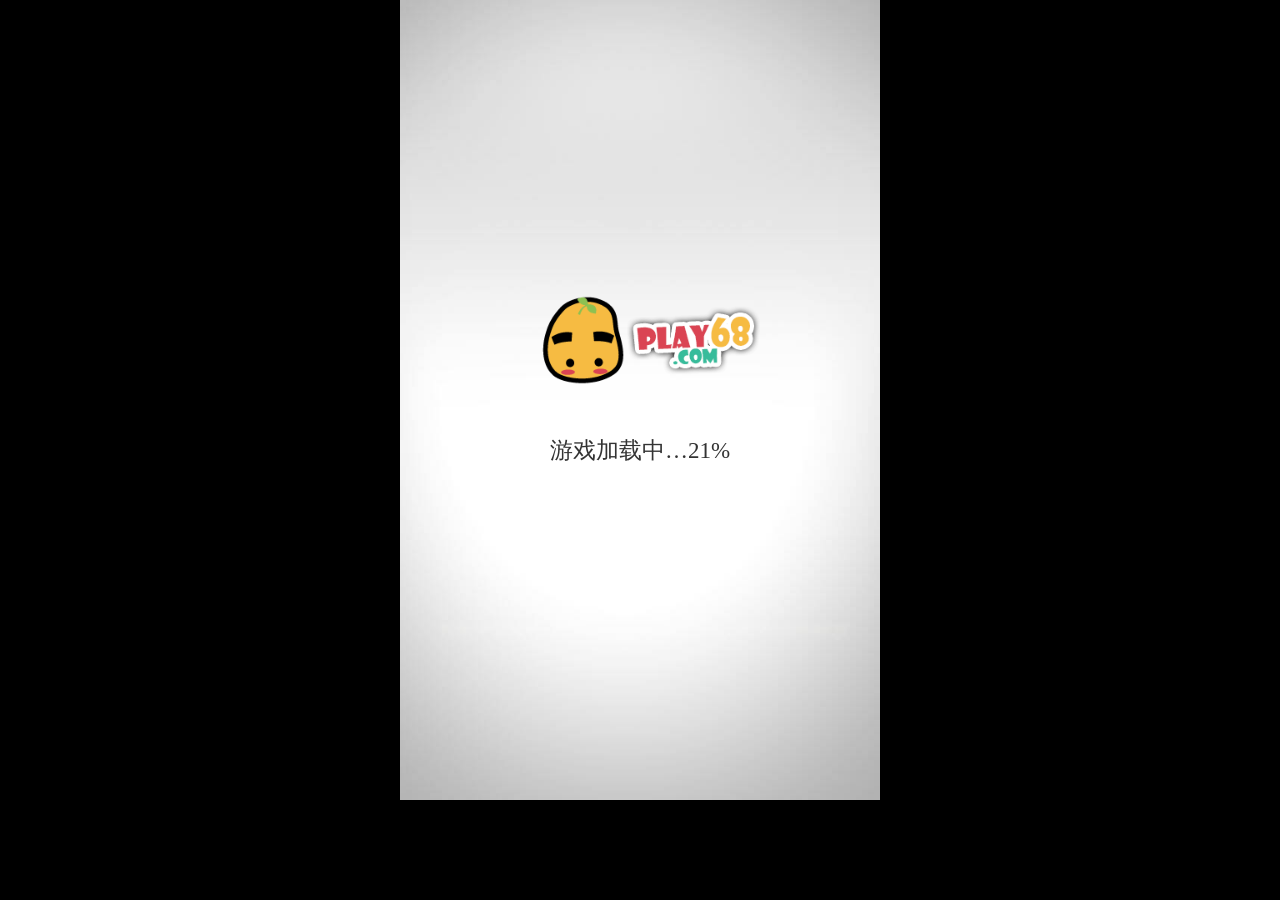
<file: h5/愤怒的小红帽/index.html>
<!DOCTYPE HTML>
<html>
<head><meta name="x-key" content="6c5745df7070a3d322c86cd2eb7b9a35">
    <meta charset="utf-8">
    <title>愤怒的小红帽</title>
    <meta name="viewport" content="width=device-width,initial-scale=1, minimum-scale=1, maximum-scale=1, user-scalable=0" />
    <meta name="apple-mobile-web-app-capable" content="yes" />
    <meta name="full-screen" content="true" />
    <meta name="screen-orientation" content="portrait" />
    <meta name="x5-fullscreen" content="true" />
    <meta name="360-fullscreen" content="true" />
	<link rel="shortcut icon" href="icon.png">
	<link rel="icon" href="icon.png">
    <style>
        body {
            text-align: center;
            background: #000000;
            padding: 0;
            border: 0;
            margin: 0;
            height: 100%;
        }

        html {
            -ms-touch-action: none; /* Direct all pointer events to JavaScript code. */
        }

        #gameDiv, canvas {
            display: block;
            position: absolute;
            margin: 0 auto;
            padding: 0;
            border: 0;
        }
    </style>
</head>
</head>
<body>
    <div style="position: relative;" id="gameDiv"></div>
	
    <script>var document_class = "Main";</script>
    <!--这部分内容在编译时会被替换，要修改文档类，请到工程目录下的egretProperties.json内编辑。-->
    <script src="launcher/egret_require.js"></script>
    <script src="launcher/egret_loader.js"></script>
    <script src="launcher/EgretRuntimeBridge.js"></script>
    <script src="launcher/3/game-min.js"></script>
    <script>
        setTimeout(function () {
            egret_h5.startGame();
        }, 100);
    </script>
</body>

</html>
</file>
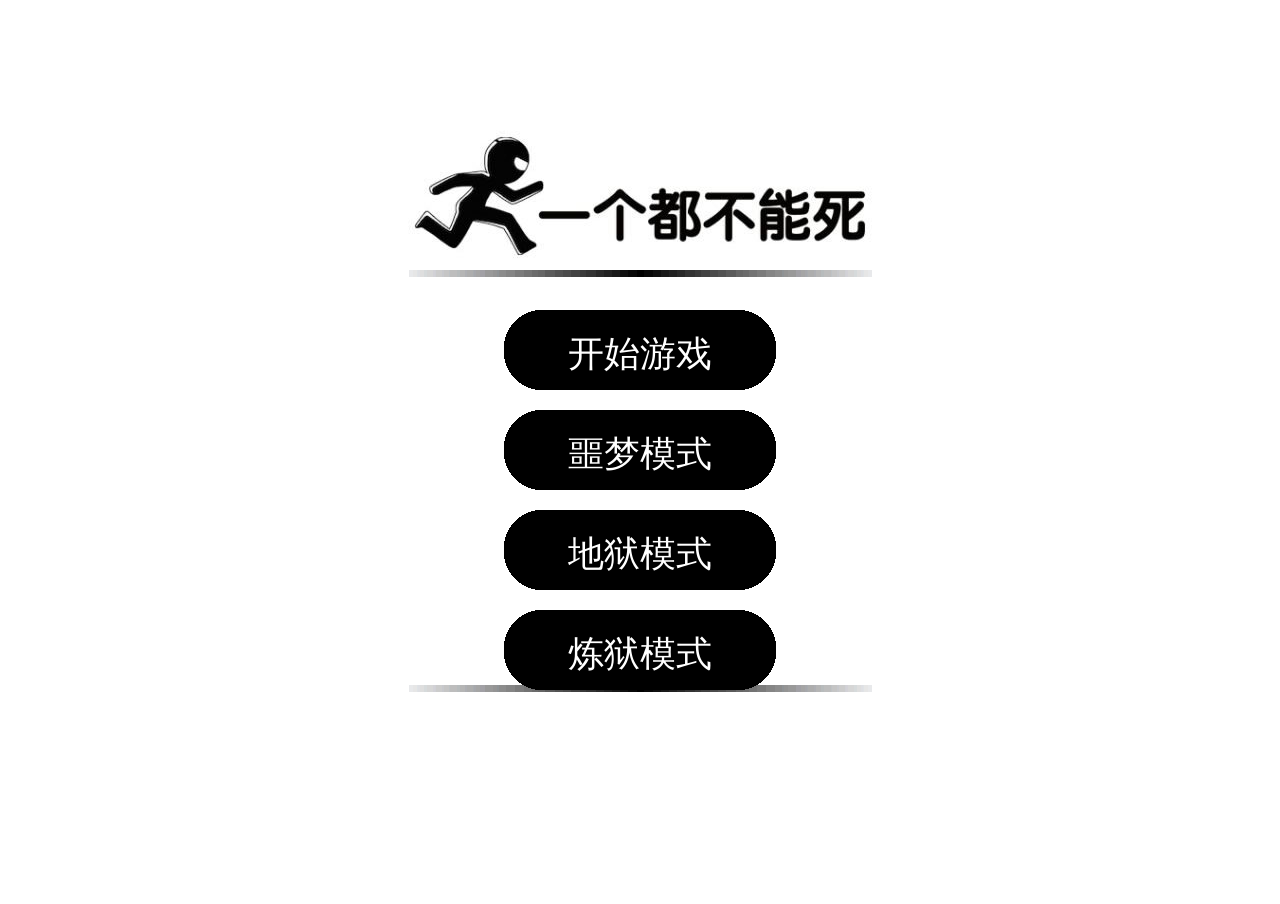
<file: h5/火柴人闯关/index.html>
<!DOCTYPE html>
<html>
<head>
	<meta http-equiv="Content-Type" content="text/html; charset=UTF-8">
	<meta id="viewport" name="viewport" content="width=540,user-scalable=no,target-densitydpi=high-dpi">
	<script src="js/require.js"></script>
	<title>一个都不能死</title>
	<style type="text/css">
	body{
		margin:0px;
		padding:0px;
		overflow: hidden;
	}
	</style>
	<script type="text/javascript" src="js/main.js"></script>
</head>
<body>
    <div style="text-align:center;">
		<canvas id="linkScreen" width="1366" height="621" style="width: 1366px; height: 621px;">
			很遗憾，您的浏览器不支持HTML5，请使用支持HTML5的浏览器。
		</canvas>
	</div>
</body>
</html>
</file>
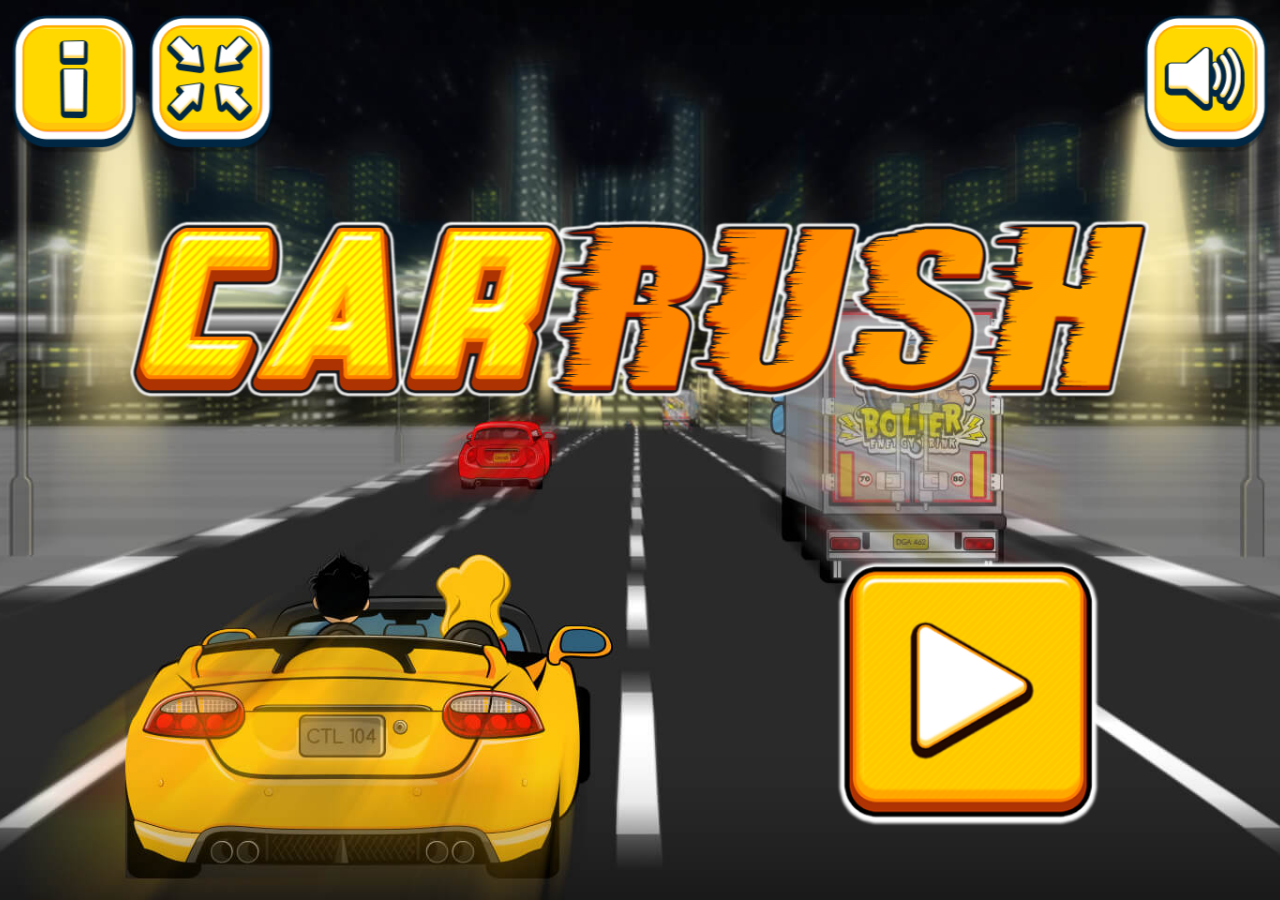
<file: h5/赛车/index.html>
<!DOCTYPE html>
<html>
<head>
<title>HTML5赛车游戏带闯关</title>
<link rel="stylesheet" href="css/reset.css" type="text/css">
<link rel="stylesheet" href="css/main.css" type="text/css">
<link rel="stylesheet" href="css/orientation_utils.css" type="text/css">
<meta http-equiv="Content-Type" content="text/html; charset=UTF-8">
<meta name="viewport" content="width=device-width, user-scalable=no, initial-scale=1.0, minimum-scale=1.0, maximum-scale=1.0, minimal-ui" />
<meta name="msapplication-tap-highlight" content="no"/>

<script type="text/javascript" src="js/jquery-2.0.3.min.js"></script>
<script type="text/javascript" src="js/createjs-2014.12.12.min.js"></script>
<script type="text/javascript" src="js/main.js"></script>
<script type="text/javascript" src="js/howler.min.js"></script> 
       
</head>

<body ondragstart="return false;" ondrop="return false;" >
<div style="position: fixed; background-color: transparent; top: 0px; left: 0px; width: 100%; height: 100%"></div>
	  <script>
		$(document).ready(function(){
				 var oMain = new CMain({
				/////////////PLAYER SETTINGS
				player_max_speed: 12000,            //SET MAX SPEED OF THE PLAYER
				player_maxspeed_indicator: 200,     //VALUE ON THE TACHOMETER, WHEN PLAYER REACH THE MAX SPEED. YOU CAN CHANGE THE UNITS IN CLANG.
				player_centrifugal_force: 0.3,      //CENTRIFUGAL FORCE VALUE WHEN IN CURVE.
				
				/////////////SCORE SETTINGS
				points_per_seconds_remaining: 100, //Number of points gained per seconds remaining  
				
				/////////////GENERAL SETTINGS
				fullscreen:true,            //SET THIS TO FALSE IF YOU DON'T WANT TO SHOW FULLSCREEN BUTTON
				check_orientation:true     //SET TO FALSE IF YOU DON'T WANT TO SHOW ORIENTATION ALERT ON MOBILE DEVICES   
				
				
			   });
									   
									   
				$(oMain).on("start_session", function(evt) {
						if(getParamValue('ctl-arcade') === "true"){
							parent.__ctlArcadeStartSession();
						}
						//...ADD YOUR CODE HERE EVENTUALLY
				});
				 
				$(oMain).on("end_session", function(evt) {
					   if(getParamValue('ctl-arcade') === "true"){
						   parent.__ctlArcadeEndSession();
					   }
					   //...ADD YOUR CODE HERE EVENTUALLY
				});

				$(oMain).on("restart_level", function(evt, iLevel) {
					   if(getParamValue('ctl-arcade') === "true"){
						   parent.__ctlArcadeRestartLevel({level:iLevel});
					   }
					   //...ADD YOUR CODE HERE EVENTUALLY
				});

				$(oMain).on("save_score", function(evt,iScore, szMode) {
					   if(getParamValue('ctl-arcade') === "true"){
						   parent.__ctlArcadeSaveScore({score:iScore, mode: szMode});
					   }
					   //...ADD YOUR CODE HERE EVENTUALLY
				});

				$(oMain).on("start_level", function(evt, iLevel) {
					   if(getParamValue('ctl-arcade') === "true"){
						   parent.__ctlArcadeStartLevel({level:iLevel});
					   }
					   //...ADD YOUR CODE HERE EVENTUALLY
				});

				$(oMain).on("end_level", function(evt,iLevel) {
					   if(getParamValue('ctl-arcade') === "true"){
						   parent.__ctlArcadeEndLevel({level:iLevel});
					   }
					   //...ADD YOUR CODE HERE EVENTUALLY
				});

				$(oMain).on("show_interlevel_ad", function(evt) {
					   if(getParamValue('ctl-arcade') === "true"){
						   parent.__ctlArcadeShowInterlevelAD();
					   }
					   //...ADD YOUR CODE HERE EVENTUALLY
				});
				
				$(oMain).on("share_event", function(evt, iScore) {
					   if(getParamValue('ctl-arcade') === "true"){
						   parent.__ctlArcadeShareEvent({   img: TEXT_SHARE_IMAGE,
															title: TEXT_SHARE_TITLE,
															msg: TEXT_SHARE_MSG1 + iScore + TEXT_SHARE_MSG2,
															msg_share: TEXT_SHARE_SHARE1 + iScore + TEXT_SHARE_SHARE1});
					   }
					   //...ADD YOUR CODE HERE EVENTUALLY
				});
				 
				if(isIOS()){ 
					setTimeout(function(){sizeHandler();},200); 
				}else{ sizeHandler(); } 
									 
	   });

	</script>
	<canvas id="canvas" class='ani_hack' width="1600" height="960"> </canvas>
	<div data-orientation="landscape" class="orientation-msg-container"><p class="orientation-msg-text">Please rotate your device</p></div>
	<div id="block_game" style="position: fixed; background-color: transparent; top: 0px; left: 0px; width: 100%; height: 100%; display:none"></div>

</body>
</html>
</file>
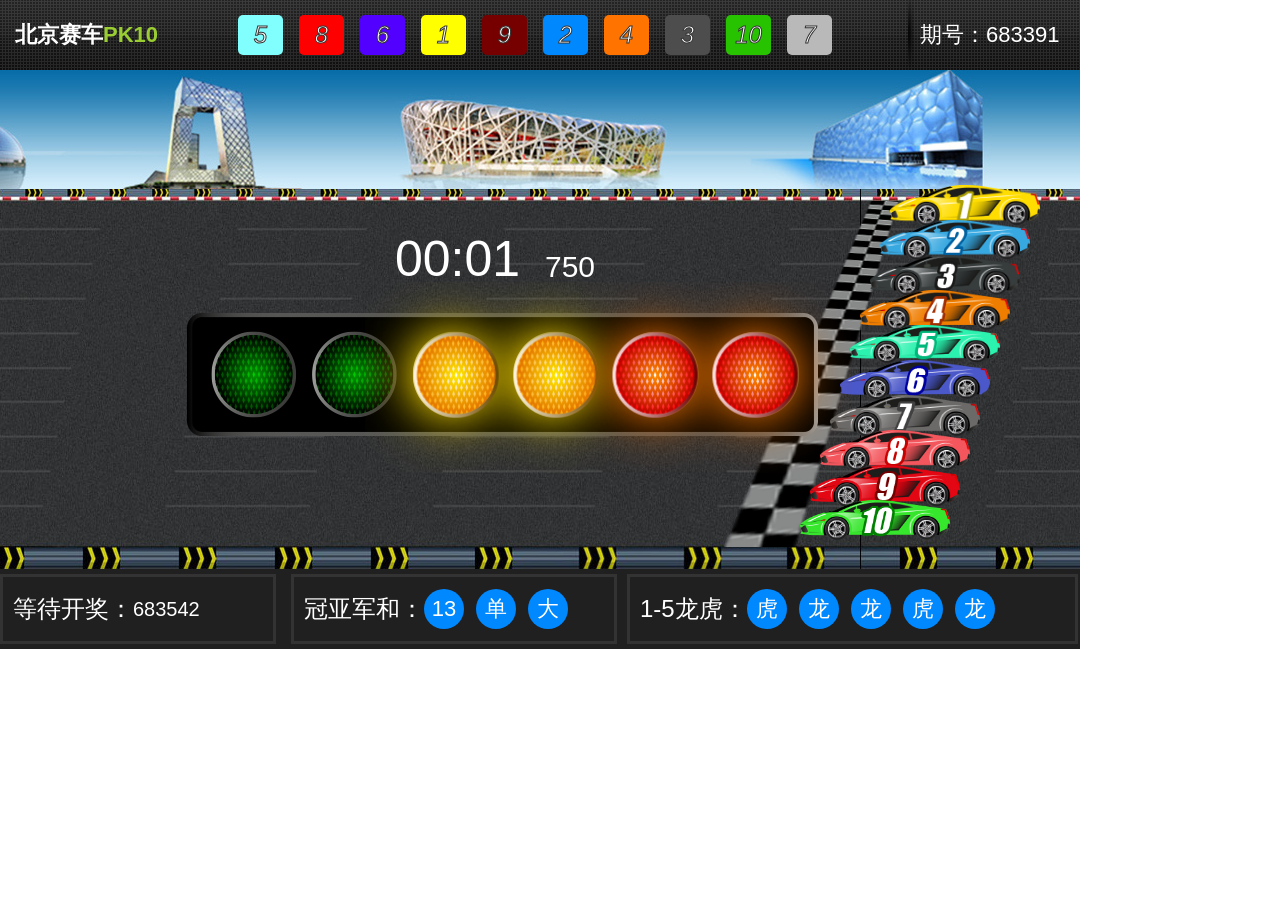
<file: h5/赛车1/index.html>
<!DOCTYPE html>
<html>
<head>
    <meta http-equiv='X-UA-Compatible' content='IE=edge,chrome=1'>
    <meta content=always name=referrer>
    <meta charset="UTF-8">
    <link type="text/css" rel="stylesheet" href="css/commen.css">
    <link type="text/css" rel="stylesheet" href="css/video/animate.css">
</head>
<body>
    <div class="ant">
        <div class="animate">
            <div class="num">
                <div class="num-left">北京赛车<span>PK10</span></div>
                <div class="num-center">
                    <ul><li>5</li><li>8</li><li>6</li><li>1</li><li>9</li><li>2</li><li>4</li><li>3</li><li>10</li><li>7</li></ul>
                </div>
                <div class="num-right">期号：683391</div>
            </div>
            <div class="topbg"></div>
            <div class="animate-box">
                <div class="line-1"><img src="images/animate/line.png" width="100%"></div>
                <div class="line-2"><img src="images/animate/line.png" width="100%"></div>
            </div>
            <div class="car1 car" id="car1">
                <div class="car-div">
                    <img src="images/animate/car1.png" width="100%" class="icar">
                    <div class="car-wheel wheel1a"><img src="images/animate/wheel.gif" width="100%"></div>
                    <div class="car-wheel2 wheel1b"><img src="images/animate/wheel.gif" width="100%"></div>
                    <div class="car-front wind1"><img src="images/animate/wind.png" width="100%"></div>
                    <div class="car-after flame1"><img src="images/animate/flame.png" width="100%"></div>
                </div>
            </div>
            <div class="car2 car" id="car2">
                <div class="car-div">
                    <img src="images/animate/car2.png" width="100%" class="icar">
                    <div class="car-wheel wheel1a"><img src="images/animate/wheel.gif" width="100%"></div>
                    <div class="car-wheel2 wheel1b"><img src="images/animate/wheel.gif" width="100%"></div>
                    <div class="car-front wind2"><img src="images/animate/wind.png" width="100%"></div>
                    <div class="car-after flame3"><img src="images/animate/flame.png" width="100%"></div>
                </div>
            </div>
            <div class="car3 car" id="car3">
                <div class="car-div">
                    <img src="images/animate/car3.png" width="100%" class="icar">
                    <div class="car-wheel wheel1a"><img src="images/animate/wheel.gif" width="100%"></div>
                    <div class="car-wheel2 wheel1b"><img src="images/animate/wheel.gif" width="100%"></div>
                    <div class="car-front wind3"><img src="images/animate/wind.png" width="100%"></div>
                    <div class="car-after flame3"><img src="images/animate/flame.png" width="100%"></div>
                </div>
            </div>
            <div class="car4 car" id="car4">
                <div class="car-div">
                    <img src="images/animate/car4.png" width="100%" class="icar">
                    <div class="car-wheel wheel1a"><img src="images/animate/wheel.gif" width="100%"></div>
                    <div class="car-wheel2 wheel1b"><img src="images/animate/wheel.gif" width="100%"></div>
                    <div class="car-front wind4"><img src="images/animate/wind.png" width="100%"></div>
                    <div class="car-after flame4"><img src="images/animate/flame.png" width="100%"></div>
                </div>
            </div>
            <div class="car5 car" id="car5">
                <div class="car-div">
                    <img src="images/animate/car5.png" width="100%" class="icar">
                    <div class="car-wheel wheel1a"><img src="images/animate/wheel.gif" width="100%"></div>
                    <div class="car-wheel2 wheel1b"><img src="images/animate/wheel.gif" width="100%"></div>
                    <div class="car-front wind5"><img src="images/animate/wind.png" width="100%"></div>
                    <div class="car-after flame5"><img src="images/animate/flame.png" width="100%"></div>
                </div>
            </div>
            <div class="car6 car" id="car6">
                <div class="car-div">
                    <img src="images/animate/car6.png" width="100%" class="icar">
                    <div class="car-wheel wheel1a"><img src="images/animate/wheel.gif" width="100%"></div>
                    <div class="car-wheel2 wheel1b"><img src="images/animate/wheel.gif" width="100%"></div>
                    <div class="car-front wind6"><img src="images/animate/wind.png" width="100%"></div>
                    <div class="car-after flame6"><img src="images/animate/flame.png" width="100%"></div>
                </div>
            </div>
            <div class="car7 car" id="car7">
                <div class="car-div">
                    <img src="images/animate/car7.png" width="100%" class="icar">
                    <div class="car-wheel wheel1a"><img src="images/animate/wheel.gif" width="100%"></div>
                    <div class="car-wheel2 wheel1b"><img src="images/animate/wheel.gif" width="100%"></div>
                    <div class="car-front wind7"><img src="images/animate/wind.png" width="100%"></div>
                    <div class="car-after flame7"><img src="images/animate/flame.png" width="100%"></div>
                </div>
            </div>
            <div class="car8 car" id="car8">
                <div class="car-div">
                    <img src="images/animate/car8.png" width="100%" class="icar">
                    <div class="car-wheel wheel1a"><img src="images/animate/wheel.gif" width="100%"></div>
                    <div class="car-wheel2 wheel1b"><img src="images/animate/wheel.gif" width="100%"></div>
                    <div class="car-front wind8"><img src="images/animate/wind.png" width="100%"></div>
                    <div class="car-after flame8"><img src="images/animate/flame.png" width="100%"></div>
                </div>
            </div>
            <div class="car9 car" id="car9">
                <div class="car-div">
                    <img src="images/animate/car9.png" width="100%" class="icar">
                    <div class="car-wheel wheel1a"><img src="images/animate/wheel.gif" width="100%"></div>
                    <div class="car-wheel2 wheel1b"><img src="images/animate/wheel.gif" width="100%"></div>
                    <div class="car-front wind9"><img src="images/animate/wind.png" width="100%"></div>
                    <div class="car-after flame9"><img src="images/animate/flame.png" width="100%"></div>
                </div>
            </div>
            <div class="car10 car" id="car10">
               <div class="car-div">
                    <img src="images/animate/car10.png" width="100%" class="icar">
                    <div class="car-wheel wheel1a"><img src="images/animate/wheel.gif" width="100%"></div>
                    <div class="car-wheel2 wheel1b"><img src="images/animate/wheel.gif" width="100%"></div>
                    <div class="car-front wind10"><img src="images/animate/wind.png" width="100%"></div>
                    <div class="car-after flame10"><img src="images/animate/flame.png" width="100%"></div>
               </div>
            </div>
            <div class="light">
                <div class="countdownnum">00:00</div>
                <div class="countdownnum2">00</div>
                <div class="lightgreen"><img src="images/animate/lightgreen.png" width="100%"></div>
                <div class="lightyellow"><img src="images/animate/lightyellow.png" width="100%"></div>
                <div class="lightred"><img src="images/animate/lightred.png" width="100%"></div>
            </div>
        </div>
    </div>
    <div class="rz-bg">
        <div class="place1 plcae">
            <img src="images/rezult/result1.png" width="80%">
            <div class="place-name-1"></div>
        </div>
        <div class="place2 plcae">
            <img src="images/rezult/result2.png" width="80%">
            <div class="place-name-1"></div>
        </div>
        <div class="place3 plcae">
            <img src="images/rezult/result3.png" width="80%">
            <div class="place-name-1"></div>
        </div>
    </div>
    <div class="rezult">
        <div class="rezult-left">
            <p><em>等待开奖：</em><span>683542</span></p>
        </div>
        <div class="rezult-center">
            <p><em>冠亚军和：</em><i>13</i><i>单</i><i>大</i></p>
        </div>
        <div class="rezult-right">
            <p><em>1-5龙虎：</em><i>虎</i><i>龙</i><i>龙</i><i>虎</i><i>龙</i></p>
        </div>
    </div>

<script src="js/jquery-1.10.1.min.js"></script>
<script src="js/animate/index.js"></script>

</body>
</html>
</file>
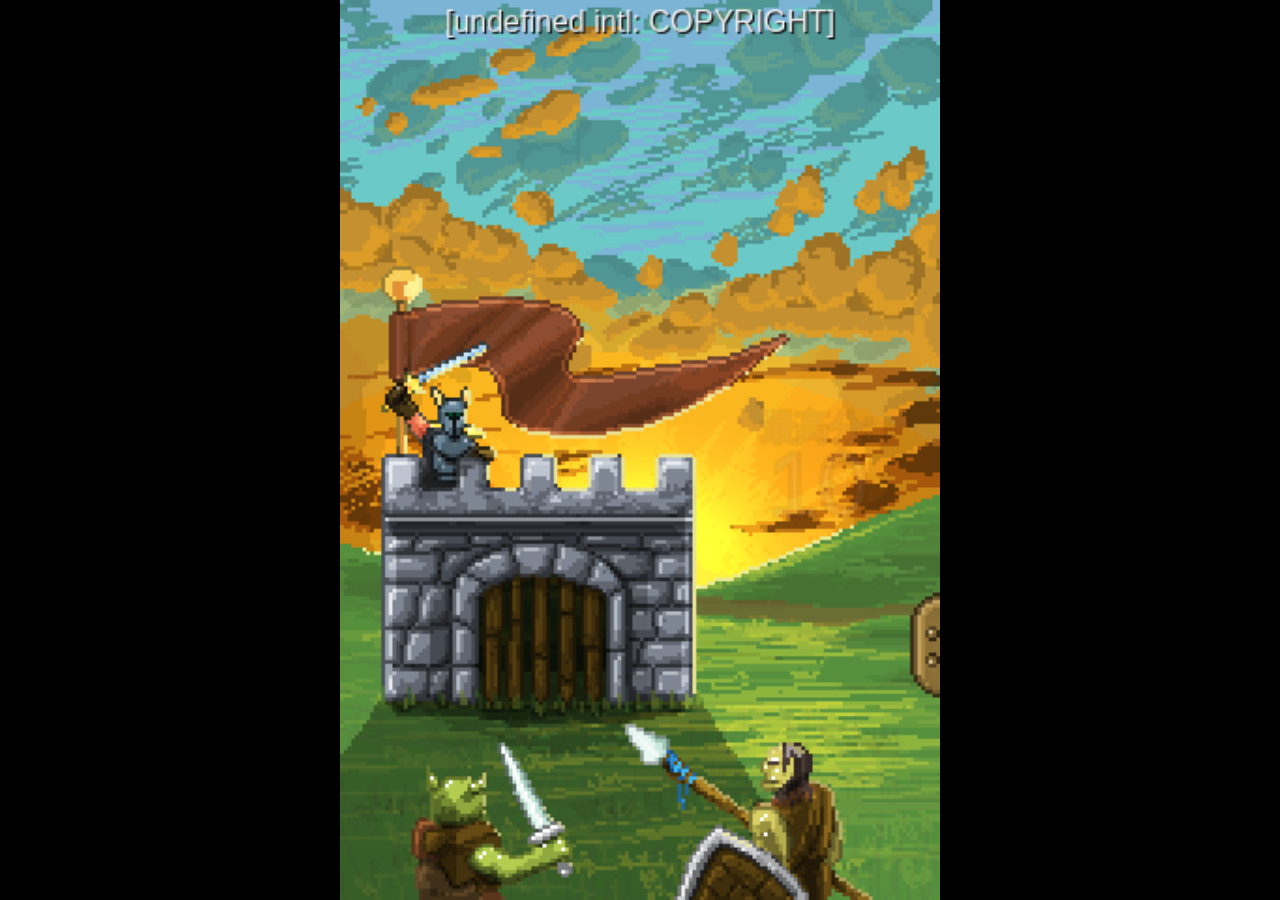
<file: h5/魔兽城堡/index.html>
<!DOCTYPE html> 
<!-- <html lang="en" manifest="manifest.mf"> -->
<html lang="en">
<head>
<meta http-equiv="Content-Type" content="text/html; charset=UTF-8">
<meta charset="utf-8">
<meta http-equiv="X-UA-Compatible" content="chrome=1">
<meta name="apple-mobile-web-app-capable" content="yes">
<meta name="viewport" content="width=device-width, initial-scale=1, minimum-scale=1, maximum-scale=1, user-scalable=no">
<meta name="description" content="魔兽城堡">

<title>魔兽城堡</title>   
  	<script type="text/javascript"></script>
	<style>
		html, body {
			background: #000;
			margin: 0;
			font-family: Helvetica, Arial, Verdana, Microsoft Yahei, 微软雅黑, STXihei, 华文细黑, sans-serif;
		}
	</style>
 
	<!--Google Analytics-->
	
	</head>
<body>

<script type="text/javascript" ></script>
<script type="text/javascript" src="js/gamecore.min.js"></script>
	
<canvas width="320" height="480" style="position: absolute; -webkit-transform-origin-x: 0px; -webkit-transform-origin-y: 0px; left: 418px; top: 0px; "></canvas>



</body></html>
</file>
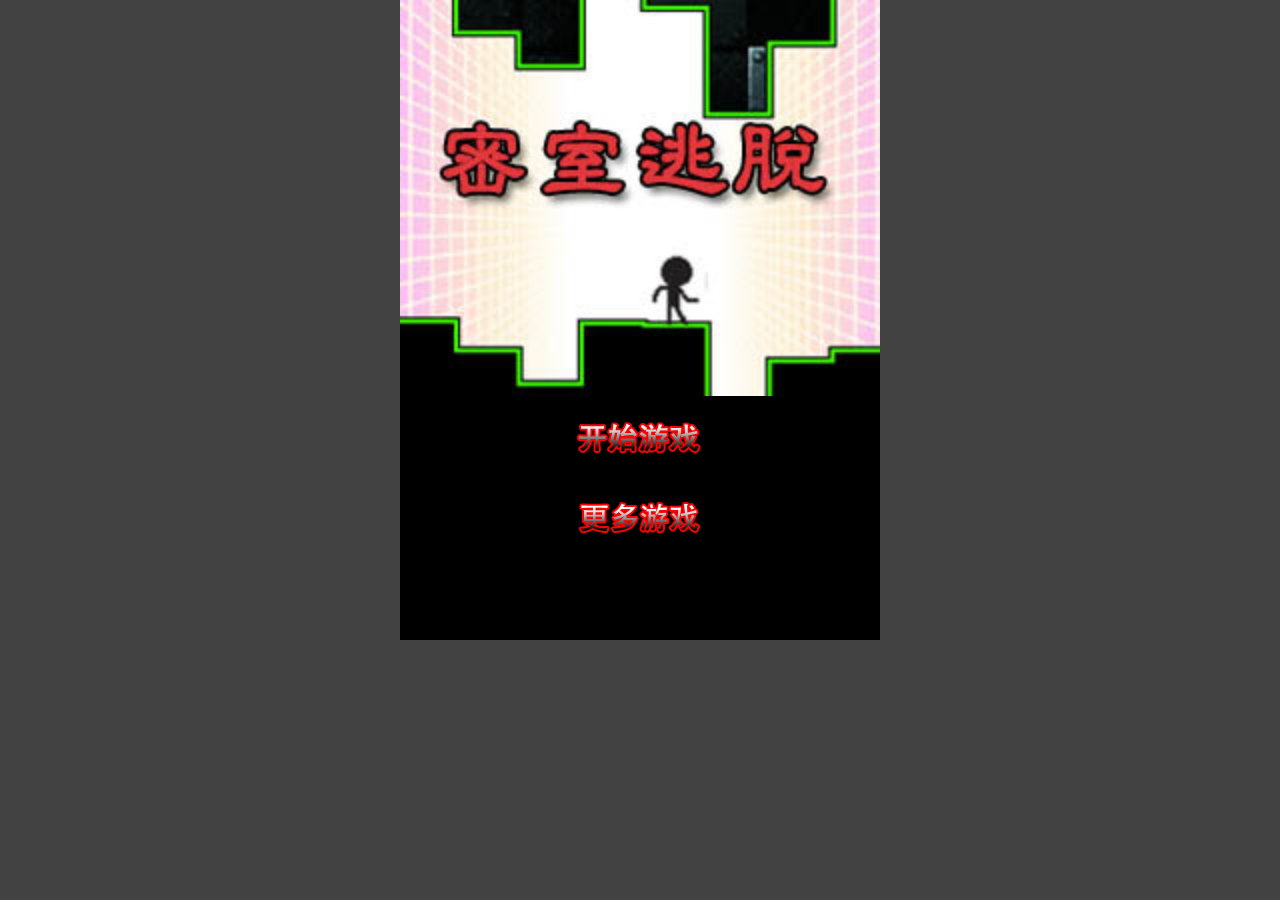
<file: h5/密室逃脱/mishi/index.html>
<!DOCTYPE html>
<html>
<head>
<meta http-equiv="Content-Type" content="text/html; charset=utf-8" />
<meta name="viewport" content="width=480,user-scalable=no,uc-user-scalable=no,target-densitydpi=high-dpi"/>
<script>
function play68_init() {
	updateShare(0);
}

function goHome() {
	window.location.href = HOME_PATH;
}

function play68_submitScore(score) {
	updateShareScore(score);
	setTimeout( function() { show_share(); }, 500 );
}

function updateShare(bestScore) {
	imgUrl = './1.jpg';
	lineLink = 'http://game2.id87.com/mishi/';
	descContent = "你觉得你反应很快吗？试试就知道！";
	updateShareScore(bestScore);
	appid = '';
}

function updateShareScore(bestScore) {
	if(bestScore > 0) {
		shareTitle = "考反应游戏《密室逃脱》我过了" + bestScore + "关，实在是太变态了！";
	}
	else{
		shareTitle = "变态考反应游戏《密室逃脱》能通关你就能闪子弹了！";
	}
}
</script>
<script type="text/javascript" src="jsgamemin.js"></script>
<script type="text/javascript" src="spaceman.min.js"></script>
<title>密室逃脱</title>
<style>
	body{margin:0px; background-color:#434243; color:#6A6A6A;}
	.bandiv{float:left; width:100%; background-color:#DBD1BB;}
	.bandiv div{padding:10px; text-align:left;}
	body{
	oncontextmenu: return false;
	onselectstart: return false;
}

#play68box{
	width: 190px;
	font-size: 12px;
	line-height: 15px;
	right: -172px;
	top: 35%; 
	position: fixed;
	z-index: 100;
}

#tab{
	float: left;
	list-style: none outside none;
	padding: 0;
	position: relative;
	z-index: 99;
	margin-top: 10px;
	margin-right: 0;
	margin-bottom: 0;
	margin-left: 0;
}

#tab li span{
    display: block;
    padding: 0 5px;
    position: relative;
}

#links{
	width: 100px;
	padding: 1px;
	float: left;
	background-color: #f6bb42;
	border-radius: 8px;
}

.show, .hide{
            transition: margin-right .4s ease-in;
    -webkit-transition: margin-right .4s ease-in;
}

.hide{
    margin-right:0px;
}

.show{
    margin-right:95px;
}

#arrow, .bt{
    cursor: pointer;
}

.bt{
	width: 95px;
	height: 41px;
	margin: 2px;
	text-align:center;
    font: bold 15px Arial, Helvetica, "Microsoft Yahei", "微软雅黑", STXihei, "华文细黑", sans-serif;
	background-color: #da4453;
	border-radius: 6px;
}

.bt a{
    line-height: 40px;
    color: #fff;
    display: block;
	text-decoration:none;
}

.bt:hover{
    transition: background .3s linear         -o-transition: background .3s linear;
       -moz-transition: background .3s linear;
    -webkit-transition: background .3s linear;
	background-color: #37bc9b;
}

#deco{
	width: 90px;
	float: left;    
}

#share-wx{
	background:rgba(0,0,0,0.8);
	position:absolute;top:0px;
	left:0px;
	width:100%;
	height:100%;
	z-index:10000;
	display:none;
}

#wx-qr{
	background:rgba(0,0,0,0.8);
	position:absolute;top:0px;
	left:0px;
	width:100%;
	height:100%;
	z-index:10000;
	display:none;
}
</style>
<script>
document.addEventListener('WeixinJSBridgeReady', function onBridgeReady() {
	WeixinJSBridge.call('showOptionMenu');
});
new Image().src = 'http://game2.id87.com/';
</script>
<script type="text/javascript" src="http://tajs.qq.com/stats?sId=34915524" charset="UTF-8"></script>
</head>
<body onLoad="main()" id="0">
<div style="text-align:center;">
<canvas id="jsGameScreen"></canvas> 
</div>
<script type="text/javascript">
var mebtnopenurl = 'http://game2.id87.com/';
function shareFriend() {
	WeixinJSBridge.invoke("sendAppMessage", {
		appid: appid,
		img_url: imgUrl,
		img_width: "200",
		img_height: "200",
		link: lineLink,
		desc: descContent,
		title: shareTitle
	},
	function(e) {
		document.location.href = mebtnopenurl;
		
	})
}
function shareTimeline() {
	WeixinJSBridge.invoke("shareTimeline", {
		img_url: imgUrl,
		img_width: "200",
		img_height: "200",
		link: lineLink,
		desc: descContent,
		title: shareTitle
	},
	function(e) {
		document.location.href = mebtnopenurl;
	})
}
function shareWeibo() {
	WeixinJSBridge.invoke("shareWeibo", {
		img_url: imgUrl,
		content: shareTitle + " " + descContent,
		url: lineLink
	},
	function(e) {
		document.location.href = mebtnopenurl;
	})
}
function isWeixin() {
	var e = navigator.userAgent.toLowerCase();
	if (e.match(/MicroMessenger/i) == "micromessenger") {
		return true
	} else {
		return false
	}
}
function toggle(e) {
	var t = document.getElementById(e);
	var n = document.getElementById("arrow");
	var r = t.getAttribute("class");
	if (r == "hide") {
		t.setAttribute("class", "show");
		delay(n, RESOURCE_IMG_PATH + "arrowright.png", 400)
	} else {
		t.setAttribute("class", "hide");
		delay(n, RESOURCE_IMG_PATH + "arrowleft.png", 400)
	}
}
function delay(e, t, n) {
	window.setTimeout(function() {
		e.setAttribute("src", t)
	},
	n)
}
function show_share() {

		document.getElementById("share-wx").style.display = "block"
	
}
function closeshare() {
	document.getElementById("share-wx").style.display = "none"
}
function closewx() {
	document.getElementById("wx-qr").style.display = "none"
}
function addShareWX() {
	var e = document.createElement("div");
	e.id = "share-wx";
	e.onclick = closeshare;
	document.body.appendChild(e);
	var t = document.createElement("p");
	t.style.cssText = "text-align:right;padding-left:10px;";
	e.appendChild(t);
	var n = document.createElement("img");
	n.src = "2.png";
	n.id = "share-wx-img";
	n.style.cssText = "max-width:280px;padding-right:25px;";
	t.appendChild(n);
}

if (getCookie("num")) {
		var nn = parseInt(getCookie("num"));
		setCookie("num", ++nn);
	} else {
		setCookie("num", 1);
	}
	function getCookie(name) 
	{ 
		var arr,reg=new RegExp("(^| )"+name+"=([^;]*)(;|$)"); 
		if(arr=document.cookie.match(reg)) return unescape(arr[2]); 
		else return null; 
	} 
	function setCookie(name, value) {
		var Days = 30;
		var exp = new Date();
		exp.setTime(exp.getTime() + Days * 24 * 60 * 60 * 1000);
		document.cookie = name + "=" + escape(value) + ";expires" + exp.toGMTString();
	}
	

	
function isMobile() {
	return navigator.userAgent.match(/android|iphone|ipod|blackberry|meego|symbianos|windowsphone|ucbrowser/i)
}
function isIOS() {
	return navigator.userAgent.match(/iphone|ipod|ios/i)
}
var HOME_PATH = HOME_PATH || "http://game2.id87.com/",
RESOURCE_IMG_PATH = RESOURCE_IMG_PATH || "/game/",
HORIZONTAL = HORIZONTAL || false,
COVER_SHOW_TIME = COVER_SHOW_TIME || 2e3;
var imgUrl = "1.jpg";
var lineLink = "http://game2.id87.com/mishi/";
var descContent = "快来跟我一起玩！";
var shareTitle = "最好玩的小游戏就在游戏排行榜！";
var appid = "";
document.addEventListener("WeixinJSBridgeReady",
function() {
	WeixinJSBridge.on("menu:share:appmessage",
	function(e) {
		shareFriend()
	});
	WeixinJSBridge.on("menu:share:timeline",
	function(e) {
		shareTimeline()
	});
	WeixinJSBridge.on("menu:share:weibo",
	function(e) {
		shareWeibo()
	});
	if (HORIZONTAL == true) {
		WeixinJSBridge.call("hideToolbar")
	}
},
false); (function() {
	function n() {
		window.scroll(0, 0);
		var e;
		if (window.orientation == 0 || window.orientation == 180) {
			e = false
		} else if (window.orientation == -90 || window.orientation == 90) {
			e = true
		}
		if (e == HORIZONTAL) {
			t.style.display = "none"
		} else {
			setTimeout(function() {
				r();
				t.style.width = window.innerWidth + "px";
				t.style.display = "block"
			},
			isIOS() ? 0 : 600)
		}
		if (HORIZONTAL == true && isWeixin() && !isIOS()) {
			WeixinJSBridge.call("hideToolbar")
		}
	}
	function r() {
		e.style.height = window.innerHeight + "px";
		e.style.width = window.innerWidth + "px";
		t.style.height = window.innerHeight + "px"
	}
	if (typeof play68_init == "function") {
		play68_init()
	}
	if (!isMobile()) return;
	var e = document.createElement("div");
	e.style.cssText = "position:absolute;z-index:1000000;left:0;top:0;background-size: 50%;width:" + window.innerWidth + "px;height:" + Math.max(window.innerHeight, window.document.documentElement.offsetHeight) + "px";
	e.className = "common_cover";
	document.body.appendChild(e);
	setTimeout(function() {
		e.parentNode.removeChild(e)
	},
	COVER_SHOW_TIME);
	document.addEventListener("touchmove",
	function(e) {
		e.preventDefault()
	},
	false);
	var t = document.createElement("div");
	t.className = "common_notice";
	t.style.cssText = "position:absolute;z-index:999999;left:0;top:0;background-size: 50%;";
	document.body.appendChild(t);
	window.addEventListener("orientationchange", n);
	window.addEventListener("load", n);
	window.addEventListener("scroll", r)
})();
addShareWX();
</script>
</body>
</html>
</file>
<file: h5/2048源码/style/main.css>
﻿@import url(fonts/clear-sans.css);
html, body {
  margin: 0;
  padding: 0;
  background: #faf8ef;
  color: #776e65;
  font-family: "Clear Sans", "Helvetica Neue", Arial, sans-serif;
  font-size: 18px; }

body {
  margin: 80px 0; }

.heading:after {
  content: "";
  display: block;
  clear: both; }

h1.title {
  font-size: 80px;
  font-weight: bold;
  margin: 0;
  display: block;
  float: left; }

@-webkit-keyframes move-up {
  0% {
    top: 25px;
    opacity: 1; }

  100% {
    top: -50px;
    opacity: 0; } }
@-moz-keyframes move-up {
  0% {
    top: 25px;
    opacity: 1; }

  100% {
    top: -50px;
    opacity: 0; } }
@keyframes move-up {
  0% {
    top: 25px;
    opacity: 1; }

  100% {
    top: -50px;
    opacity: 0; } }
.scores-container {
  float: right;
  text-align: right; }

.score-container, .best-container {
  position: relative;
  display: inline-block;
  background: #bbada0;
  padding: 15px 25px;
  font-size: 25px;
  height: 25px;
  line-height: 47px;
  font-weight: bold;
  border-radius: 3px;
  color: white;
  margin-top: 8px;
  text-align: center; }
  .score-container:after, .best-container:after {
    position: absolute;
    width: 100%;
    top: 10px;
    left: 0;
    text-transform: uppercase;
    font-size: 13px;
    line-height: 13px;
    text-align: center;
    color: #eee4da; }
  .score-container .score-addition, .best-container .score-addition {
    position: absolute;
    right: 30px;
    color: red;
    font-size: 25px;
    line-height: 25px;
    font-weight: bold;
    color: rgba(119, 110, 101, 0.9);
    z-index: 100;
    -webkit-animation: move-up 600ms ease-in;
    -moz-animation: move-up 600ms ease-in;
    animation: move-up 600ms ease-in;
    -webkit-animation-fill-mode: both;
    -moz-animation-fill-mode: both;
    animation-fill-mode: both; }

.score-container:after {
  content: "我的分数"; }

.best-container:after {
  content: "最高分数"; }

p {
  margin-top: 0;
  margin-bottom: 10px;
  line-height: 1.65; }

a {
  color: #776e65;
  font-weight: bold;
  text-decoration: underline;
  cursor: pointer; }

strong.important {
  text-transform: uppercase; }

hr {
  border: none;
  border-bottom: 1px solid #d8d4d0;
  margin-top: 20px;
  margin-bottom: 30px; }

.container {
  width: 500px;
  margin: 0 auto; }

@-webkit-keyframes fade-in {
  0% {
    opacity: 0; }

  100% {
    opacity: 1; } }
@-moz-keyframes fade-in {
  0% {
    opacity: 0; }

  100% {
    opacity: 1; } }
@keyframes fade-in {
  0% {
    opacity: 0; }

  100% {
    opacity: 1; } }
.game-container {
  margin-top: 40px;
  position: relative;
  padding: 15px;
  cursor: default;
  -webkit-touch-callout: none;
  -ms-touch-callout: none;
  -webkit-user-select: none;
  -moz-user-select: none;
  -ms-user-select: none;
  -ms-touch-action: none;
  touch-action: none;
  background: #bbada0;
  border-radius: 6px;
  width: 500px;
  height: 500px;
  -webkit-box-sizing: border-box;
  -moz-box-sizing: border-box;
  box-sizing: border-box; }
  .game-container .game-message {
    display: none;
    position: absolute;
    top: 0;
    right: 0;
    bottom: 0;
    left: 0;
    background: rgba(238, 228, 218, 0.5);
    z-index: 100;
    text-align: center;
    -webkit-animation: fade-in 800ms ease 1200ms;
    -moz-animation: fade-in 800ms ease 1200ms;
    animation: fade-in 800ms ease 1200ms;
    -webkit-animation-fill-mode: both;
    -moz-animation-fill-mode: both;
    animation-fill-mode: both; }
    .game-container .game-message p {
      font-size: 60px;
      font-weight: bold;
      height: 60px;
      line-height: 60px;
      margin-top: 222px; }
    .game-container .game-message .lower {
      display: block;
      margin-top: 59px; }
    .game-container .game-message a {
      display: inline-block;
      background: #8f7a66;
      border-radius: 3px;
      padding: 0 20px;
      text-decoration: none;
      color: #f9f6f2;
      height: 40px;
      line-height: 42px;
      margin-left: 9px; }
      .game-container .game-message a.keep-playing-button {
        display: none; }
    .game-container .game-message.game-won {
      background: rgba(237, 194, 46, 0.5);
      color: #f9f6f2; }
      .game-container .game-message.game-won a.keep-playing-button {
        display: inline-block; }
    .game-container .game-message.game-won, .game-container .game-message.game-over {
      display: block; }

.grid-container {
  position: absolute;
  z-index: 1; }

.grid-row {
  margin-bottom: 15px; }
  .grid-row:last-child {
    margin-bottom: 0; }
  .grid-row:after {
    content: "";
    display: block;
    clear: both; }

.grid-cell {
  width: 106.25px;
  height: 106.25px;
  margin-right: 15px;
  float: left;
  border-radius: 3px;
  background: rgba(238, 228, 218, 0.35); }
  .grid-cell:last-child {
    margin-right: 0; }

.tile-container {
  position: absolute;
  z-index: 2; }

.tile, .tile .tile-inner {
  width: 107px;
  height: 107px;
  line-height: 116.25px; }
.tile.tile-position-1-1 {
  -webkit-transform: translate(0px, 0px);
  -moz-transform: translate(0px, 0px);
  transform: translate(0px, 0px); }
.tile.tile-position-1-2 {
  -webkit-transform: translate(0px, 121px);
  -moz-transform: translate(0px, 121px);
  transform: translate(0px, 121px); }
.tile.tile-position-1-3 {
  -webkit-transform: translate(0px, 242px);
  -moz-transform: translate(0px, 242px);
  transform: translate(0px, 242px); }
.tile.tile-position-1-4 {
  -webkit-transform: translate(0px, 363px);
  -moz-transform: translate(0px, 363px);
  transform: translate(0px, 363px); }
.tile.tile-position-2-1 {
  -webkit-transform: translate(121px, 0px);
  -moz-transform: translate(121px, 0px);
  transform: translate(121px, 0px); }
.tile.tile-position-2-2 {
  -webkit-transform: translate(121px, 121px);
  -moz-transform: translate(121px, 121px);
  transform: translate(121px, 121px); }
.tile.tile-position-2-3 {
  -webkit-transform: translate(121px, 242px);
  -moz-transform: translate(121px, 242px);
  transform: translate(121px, 242px); }
.tile.tile-position-2-4 {
  -webkit-transform: translate(121px, 363px);
  -moz-transform: translate(121px, 363px);
  transform: translate(121px, 363px); }
.tile.tile-position-3-1 {
  -webkit-transform: translate(242px, 0px);
  -moz-transform: translate(242px, 0px);
  transform: translate(242px, 0px); }
.tile.tile-position-3-2 {
  -webkit-transform: translate(242px, 121px);
  -moz-transform: translate(242px, 121px);
  transform: translate(242px, 121px); }
.tile.tile-position-3-3 {
  -webkit-transform: translate(242px, 242px);
  -moz-transform: translate(242px, 242px);
  transform: translate(242px, 242px); }
.tile.tile-position-3-4 {
  -webkit-transform: translate(242px, 363px);
  -moz-transform: translate(242px, 363px);
  transform: translate(242px, 363px); }
.tile.tile-position-4-1 {
  -webkit-transform: translate(363px, 0px);
  -moz-transform: translate(363px, 0px);
  transform: translate(363px, 0px); }
.tile.tile-position-4-2 {
  -webkit-transform: translate(363px, 121px);
  -moz-transform: translate(363px, 121px);
  transform: translate(363px, 121px); }
.tile.tile-position-4-3 {
  -webkit-transform: translate(363px, 242px);
  -moz-transform: translate(363px, 242px);
  transform: translate(363px, 242px); }
.tile.tile-position-4-4 {
  -webkit-transform: translate(363px, 363px);
  -moz-transform: translate(363px, 363px);
  transform: translate(363px, 363px); }

.tile {
  position: absolute;
  -webkit-transition: 100ms ease-in-out;
  -moz-transition: 100ms ease-in-out;
  transition: 100ms ease-in-out;
  -webkit-transition-property: -webkit-transform;
  -moz-transition-property: -moz-transform;
  transition-property: transform; }
  .tile .tile-inner {
    border-radius: 3px;
    background: #eee4da;
    text-align: center;
    font-weight: bold;
    z-index: 10;
    font-size: 55px; }
  .tile.tile-2 .tile-inner {
    background: #eee4da;
    box-shadow: 0 0 30px 10px rgba(243, 215, 116, 0), inset 0 0 0 1px rgba(255, 255, 255, 0); }
  .tile.tile-4 .tile-inner {
    background: #ede0c8;
    box-shadow: 0 0 30px 10px rgba(243, 215, 116, 0), inset 0 0 0 1px rgba(255, 255, 255, 0); }
  .tile.tile-8 .tile-inner {
    color: #f9f6f2;
    background: #f2b179; }
  .tile.tile-16 .tile-inner {
    color: #f9f6f2;
    background: #f59563; }
  .tile.tile-32 .tile-inner {
    color: #f9f6f2;
    background: #f67c5f; }
  .tile.tile-64 .tile-inner {
    color: #f9f6f2;
    background: #f65e3b; }
  .tile.tile-128 .tile-inner {
    color: #f9f6f2;
    background: #edcf72;
    box-shadow: 0 0 30px 10px rgba(243, 215, 116, 0.2381), inset 0 0 0 1px rgba(255, 255, 255, 0.14286);
    font-size: 45px; }
    @media screen and (max-width: 520px) {
      .tile.tile-128 .tile-inner {
        font-size: 25px; } }
  .tile.tile-256 .tile-inner {
    color: #f9f6f2;
    background: #edcc61;
    box-shadow: 0 0 30px 10px rgba(243, 215, 116, 0.31746), inset 0 0 0 1px rgba(255, 255, 255, 0.19048);
    font-size: 45px; }
    @media screen and (max-width: 520px) {
      .tile.tile-256 .tile-inner {
        font-size: 25px; } }
  .tile.tile-512 .tile-inner {
    color: #f9f6f2;
    background: #edc850;
    box-shadow: 0 0 30px 10px rgba(243, 215, 116, 0.39683), inset 0 0 0 1px rgba(255, 255, 255, 0.2381);
    font-size: 45px; }
    @media screen and (max-width: 520px) {
      .tile.tile-512 .tile-inner {
        font-size: 25px; } }
  .tile.tile-1024 .tile-inner {
    color: #f9f6f2;
    background: #edc53f;
    box-shadow: 0 0 30px 10px rgba(243, 215, 116, 0.47619), inset 0 0 0 1px rgba(255, 255, 255, 0.28571);
    font-size: 35px; }
    @media screen and (max-width: 520px) {
      .tile.tile-1024 .tile-inner {
        font-size: 15px; } }
  .tile.tile-2048 .tile-inner {
    color: #f9f6f2;
    background: #edc22e;
    box-shadow: 0 0 30px 10px rgba(243, 215, 116, 0.55556), inset 0 0 0 1px rgba(255, 255, 255, 0.33333);
    font-size: 35px; }
    @media screen and (max-width: 520px) {
      .tile.tile-2048 .tile-inner {
        font-size: 15px; } }
  .tile.tile-super .tile-inner {
    color: #f9f6f2;
    background: #3c3a32;
    font-size: 30px; }
    @media screen and (max-width: 520px) {
      .tile.tile-super .tile-inner {
        font-size: 10px; } }

@-webkit-keyframes appear {
  0% {
    opacity: 0;
    -webkit-transform: scale(0);
    -moz-transform: scale(0);
    transform: scale(0); }

  100% {
    opacity: 1;
    -webkit-transform: scale(1);
    -moz-transform: scale(1);
    transform: scale(1); } }
@-moz-keyframes appear {
  0% {
    opacity: 0;
    -webkit-transform: scale(0);
    -moz-transform: scale(0);
    transform: scale(0); }

  100% {
    opacity: 1;
    -webkit-transform: scale(1);
    -moz-transform: scale(1);
    transform: scale(1); } }
@keyframes appear {
  0% {
    opacity: 0;
    -webkit-transform: scale(0);
    -moz-transform: scale(0);
    transform: scale(0); }

  100% {
    opacity: 1;
    -webkit-transform: scale(1);
    -moz-transform: scale(1);
    transform: scale(1); } }
.tile-new .tile-inner {
  -webkit-animation: appear 200ms ease 100ms;
  -moz-animation: appear 200ms ease 100ms;
  animation: appear 200ms ease 100ms;
  -webkit-animation-fill-mode: backwards;
  -moz-animation-fill-mode: backwards;
  animation-fill-mode: backwards; }

@-webkit-keyframes pop {
  0% {
    -webkit-transform: scale(0);
    -moz-transform: scale(0);
    transform: scale(0); }

  50% {
    -webkit-transform: scale(1.2);
    -moz-transform: scale(1.2);
    transform: scale(1.2); }

  100% {
    -webkit-transform: scale(1);
    -moz-transform: scale(1);
    transform: scale(1); } }
@-moz-keyframes pop {
  0% {
    -webkit-transform: scale(0);
    -moz-transform: scale(0);
    transform: scale(0); }

  50% {
    -webkit-transform: scale(1.2);
    -moz-transform: scale(1.2);
    transform: scale(1.2); }

  100% {
    -webkit-transform: scale(1);
    -moz-transform: scale(1);
    transform: scale(1); } }
@keyframes pop {
  0% {
    -webkit-transform: scale(0);
    -moz-transform: scale(0);
    transform: scale(0); }

  50% {
    -webkit-transform: scale(1.2);
    -moz-transform: scale(1.2);
    transform: scale(1.2); }

  100% {
    -webkit-transform: scale(1);
    -moz-transform: scale(1);
    transform: scale(1); } }
.tile-merged .tile-inner {
  z-index: 20;
  -webkit-animation: pop 200ms ease 100ms;
  -moz-animation: pop 200ms ease 100ms;
  animation: pop 200ms ease 100ms;
  -webkit-animation-fill-mode: backwards;
  -moz-animation-fill-mode: backwards;
  animation-fill-mode: backwards; }

.above-game:after {
  content: "";
  display: block;
  clear: both; }

.game-intro {
  float: left;
  line-height: 42px;
  margin-bottom: 0; }

.restart-button {
  display: inline-block;
  background: #8f7a66;
  border-radius: 3px;
  padding: 0 20px;
  text-decoration: none;
  color: #f9f6f2;
  height: 40px;
  line-height: 42px;
  display: block;
  text-align: center;
  float: right; }

.game-explanation {
  margin-top: 50px; }

@media screen and (max-width: 520px) {
  html, body {
    font-size: 15px; }

  body {
    margin: 20px 0;
    padding: 0 20px; }

  h1.title {
    font-size: 27px;
    margin-top: 15px; }

  .container {
    width: 280px;
    margin: 0 auto; }

  .score-container, .best-container {
    margin-top: 0;
    padding: 15px 10px;
    min-width: 40px; }

  .heading {
    margin-bottom: 10px; }

  .game-intro {
    width: 55%;
    display: block;
    box-sizing: border-box;
    line-height: 1.65; }

  .restart-button {
    width: 42%;
    padding: 0;
    display: block;
    box-sizing: border-box;
    margin-top: 2px; }

  .game-container {
    margin-top: 17px;
    position: relative;
    padding: 10px;
    cursor: default;
    -webkit-touch-callout: none;
    -ms-touch-callout: none;
    -webkit-user-select: none;
    -moz-user-select: none;
    -ms-user-select: none;
    -ms-touch-action: none;
    touch-action: none;
    background: #bbada0;
    border-radius: 6px;
    width: 280px;
    height: 280px;
    -webkit-box-sizing: border-box;
    -moz-box-sizing: border-box;
    box-sizing: border-box; }
    .game-container .game-message {
      display: none;
      position: absolute;
      top: 0;
      right: 0;
      bottom: 0;
      left: 0;
      background: rgba(238, 228, 218, 0.5);
      z-index: 100;
      text-align: center;
      -webkit-animation: fade-in 800ms ease 1200ms;
      -moz-animation: fade-in 800ms ease 1200ms;
      animation: fade-in 800ms ease 1200ms;
      -webkit-animation-fill-mode: both;
      -moz-animation-fill-mode: both;
      animation-fill-mode: both; }
      .game-container .game-message p {
        font-size: 60px;
        font-weight: bold;
        height: 60px;
        line-height: 60px;
        margin-top: 222px; }
      .game-container .game-message .lower {
        display: block;
        margin-top: 59px; }
      .game-container .game-message a {
        display: inline-block;
        background: #8f7a66;
        border-radius: 3px;
        padding: 0 20px;
        text-decoration: none;
        color: #f9f6f2;
        height: 40px;
        line-height: 42px;
        margin-left: 9px; }
        .game-container .game-message a.keep-playing-button {
          display: none; }
      .game-container .game-message.game-won {
        background: rgba(237, 194, 46, 0.5);
        color: #f9f6f2; }
        .game-container .game-message.game-won a.keep-playing-button {
          display: inline-block; }
      .game-container .game-message.game-won, .game-container .game-message.game-over {
        display: block; }

  .grid-container {
    position: absolute;
    z-index: 1; }

  .grid-row {
    margin-bottom: 10px; }
    .grid-row:last-child {
      margin-bottom: 0; }
    .grid-row:after {
      content: "";
      display: block;
      clear: both; }

  .grid-cell {
    width: 57.5px;
    height: 57.5px;
    margin-right: 10px;
    float: left;
    border-radius: 3px;
    background: rgba(238, 228, 218, 0.35); }
    .grid-cell:last-child {
      margin-right: 0; }

  .tile-container {
    position: absolute;
    z-index: 2; }

  .tile, .tile .tile-inner {
    width: 58px;
    height: 58px;
    line-height: 67.5px; }
  .tile.tile-position-1-1 {
    -webkit-transform: translate(0px, 0px);
    -moz-transform: translate(0px, 0px);
    transform: translate(0px, 0px); }
  .tile.tile-position-1-2 {
    -webkit-transform: translate(0px, 67px);
    -moz-transform: translate(0px, 67px);
    transform: translate(0px, 67px); }
  .tile.tile-position-1-3 {
    -webkit-transform: translate(0px, 135px);
    -moz-transform: translate(0px, 135px);
    transform: translate(0px, 135px); }
  .tile.tile-position-1-4 {
    -webkit-transform: translate(0px, 202px);
    -moz-transform: translate(0px, 202px);
    transform: translate(0px, 202px); }
  .tile.tile-position-2-1 {
    -webkit-transform: translate(67px, 0px);
    -moz-transform: translate(67px, 0px);
    transform: translate(67px, 0px); }
  .tile.tile-position-2-2 {
    -webkit-transform: translate(67px, 67px);
    -moz-transform: translate(67px, 67px);
    transform: translate(67px, 67px); }
  .tile.tile-position-2-3 {
    -webkit-transform: translate(67px, 135px);
    -moz-transform: translate(67px, 135px);
    transform: translate(67px, 135px); }
  .tile.tile-position-2-4 {
    -webkit-transform: translate(67px, 202px);
    -moz-transform: translate(67px, 202px);
    transform: translate(67px, 202px); }
  .tile.tile-position-3-1 {
    -webkit-transform: translate(135px, 0px);
    -moz-transform: translate(135px, 0px);
    transform: translate(135px, 0px); }
  .tile.tile-position-3-2 {
    -webkit-transform: translate(135px, 67px);
    -moz-transform: translate(135px, 67px);
    transform: translate(135px, 67px); }
  .tile.tile-position-3-3 {
    -webkit-transform: translate(135px, 135px);
    -moz-transform: translate(135px, 135px);
    transform: translate(135px, 135px); }
  .tile.tile-position-3-4 {
    -webkit-transform: translate(135px, 202px);
    -moz-transform: translate(135px, 202px);
    transform: translate(135px, 202px); }
  .tile.tile-position-4-1 {
    -webkit-transform: translate(202px, 0px);
    -moz-transform: translate(202px, 0px);
    transform: translate(202px, 0px); }
  .tile.tile-position-4-2 {
    -webkit-transform: translate(202px, 67px);
    -moz-transform: translate(202px, 67px);
    transform: translate(202px, 67px); }
  .tile.tile-position-4-3 {
    -webkit-transform: translate(202px, 135px);
    -moz-transform: translate(202px, 135px);
    transform: translate(202px, 135px); }
  .tile.tile-position-4-4 {
    -webkit-transform: translate(202px, 202px);
    -moz-transform: translate(202px, 202px);
    transform: translate(202px, 202px); }

  .tile .tile-inner {
    font-size: 35px; }

  .game-message p {
    font-size: 30px !important;
    height: 30px !important;
    line-height: 30px !important;
    margin-top: 90px !important; }
  .game-message .lower {
    margin-top: 30px !important; } }
</file>
<file: h5/赛车/css/main.css>
/* 
    Document   : main.css
    Created on : 19-nov-2013, 15.47.44
    Author     : Biagio Iannuzzi
    Description:
        Purpose of the stylesheet follows.
*/

root { 
    display: block;
}

body{
    background-color: #000000;
    background-repeat: repeat-x;
    background-position: top;
    background-image: url(../sprites/bg_tile.jpg);    
}

*, *:before, *:after {
    -webkit-user-select: none;
    -khtml-user-select: none;
    -moz-user-select: none;
    -ms-user-select: none;
    user-select: none;
}
     
input, input:before, input:after {
    -webkit-user-select: initial;
    -khtml-user-select: initial;
    -moz-user-select: initial;
    -ms-user-select: initial;
    user-select: initial;
}

::selection { background: transparent;color:inherit; }
::-moz-selection { background: transparent;color:inherit; }

#canvas{
    
    position: fixed;
    
    
}

canvas {
    image-rendering: optimizeSpeed;
    image-rendering:-o-crisp-edges;
    image-rendering:-webkit-optimize-contrast;
    -ms-interpolation-mode: nearest-neighbor;
	-ms-touch-action: none;
}

.ani_hack{
    -webkit-perspective: 1000;
    -webkit-backface-visibility: hidden;
    
    -webkit-touch-callout: none;
    -webkit-user-select: none;
    -khtml-user-select: none;
    -moz-user-select: none;
    -ms-user-select: none;
    user-select: none;
    outline: none;
    -webkit-tap-highlight-color: transparent; /* mobile webkit */
}

/***************FONTS*******************/
@font-face {
    font-family: 'ArialBold';
    src: url('arialbd-webfont.eot');
    src: url('arialbd-webfont.eot?#iefix') format('embedded-opentype'),
         url('arialbd-webfont.woff2') format('woff2'),
         url('arialbd-webfont.woff') format('woff'),
         url('arialbd-webfont.ttf') format('truetype'),
         url('arialbd-webfont.svg#ArialBold') format('svg');
    font-weight: normal;
    font-style: normal;

}

@font-face {
    font-family: 'Digital';
    src: url('digital-7-webfont.eot');
    src: url('digital-7-webfont.eot?#iefix') format('embedded-opentype'),
         url('digital-7-webfont.woff2') format('woff2'),
         url('digital-7-webfont.woff') format('woff'),
         url('digital-7-webfont.ttf') format('truetype'),
         url('digital-7-webfont.svg#Digital') format('svg');
    font-weight: normal;
    font-style: normal;

}
</file>
<file: h5/赛车/css/orientation_utils.css>
.orientation-msg-container{
    width: 100%;
    height: 100%;
    display: none;
    position: fixed;
    background-color: #000;
}

.orientation-msg-text{
    font-size: 40px;
    font-family: "Arial";
    color: #fff;
    text-align: center;
    width: 80%;
    
    position: fixed;
    top: 50%;
    -webkit-transform: translate(15%,-50%);
    -moz-transform: translate(15%,-50%);
    -ms-transform: translate(15%,-50%);
    transform: translate(15%,-50%);
    
        
}

@media (max-width: 767px) {
    .orientation-msg-text{    
        font-size: 30px;  
    }
}


@media (max-width: 500px) {
    .orientation-msg-text{    
        font-size: 30px;  
    }
}
</file>
<file: h5/赛车1/css/commen.css>
*{margin:0;padding:0;}
html,body{font-family: "Microsoft YaHei",sans-serif;color: #333;font-size: 14px;}
img{
    border: none;
}
a{text-decoration: none;color: #666;cursor: pointer;}
li{list-style: none;}
i,em{font-style: normal;}
b{font-style: normal;}
h1,h2,h3,h4,h5,h6{font-weight: normal;}
video{
    object-fit:fill;
}
.clear{clear: both;}
</file>
